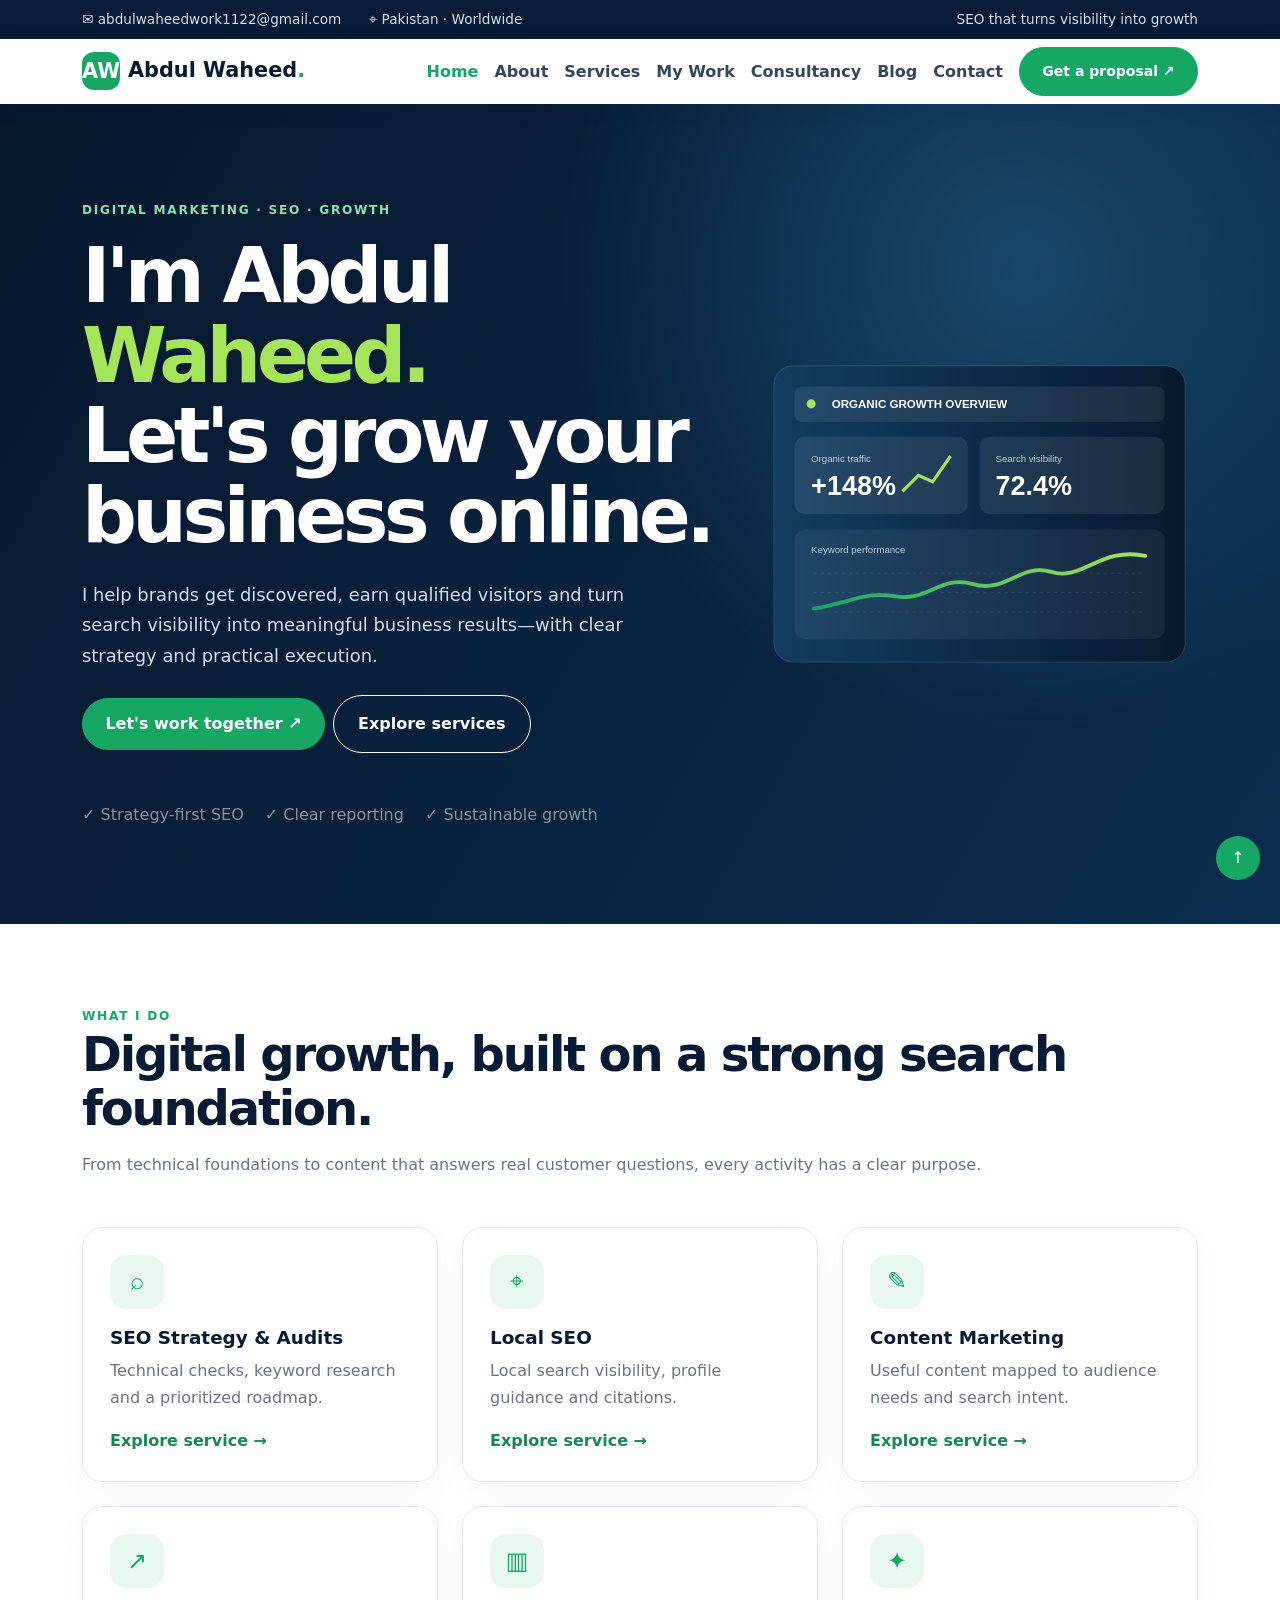
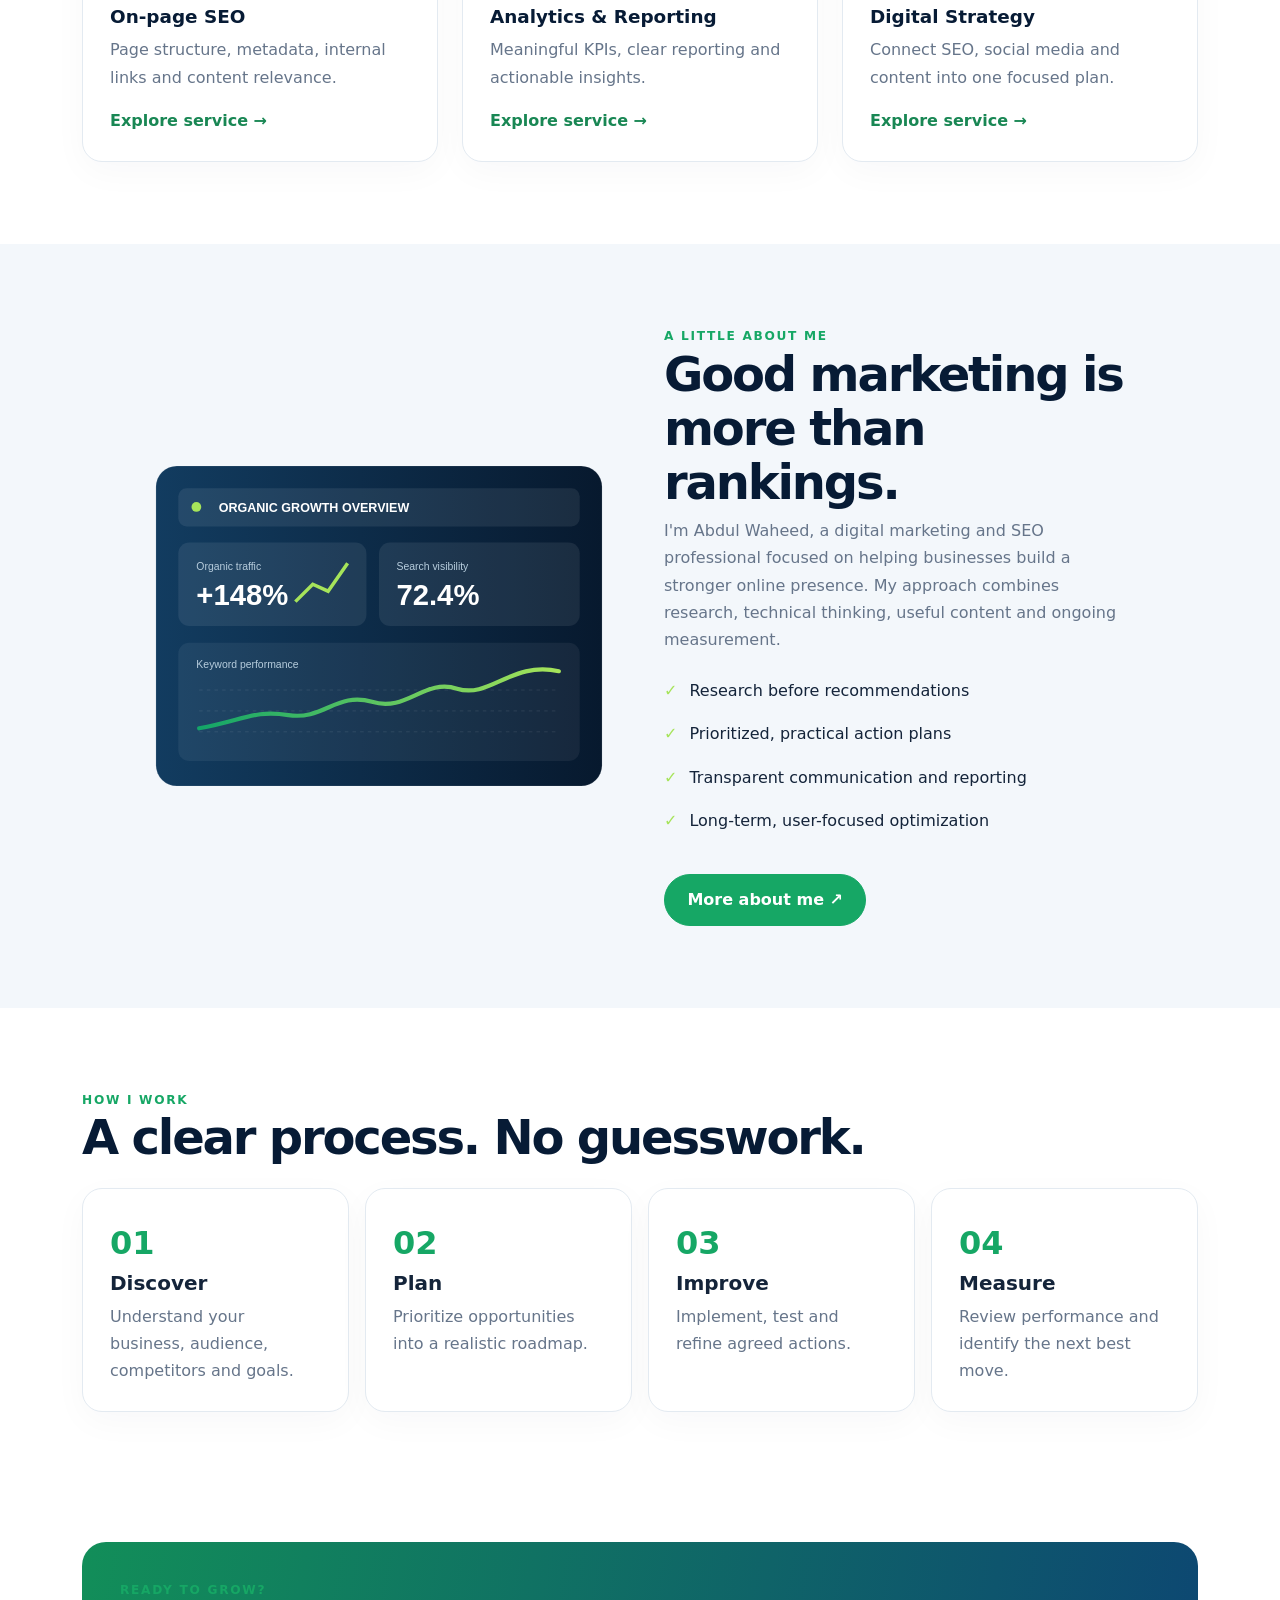
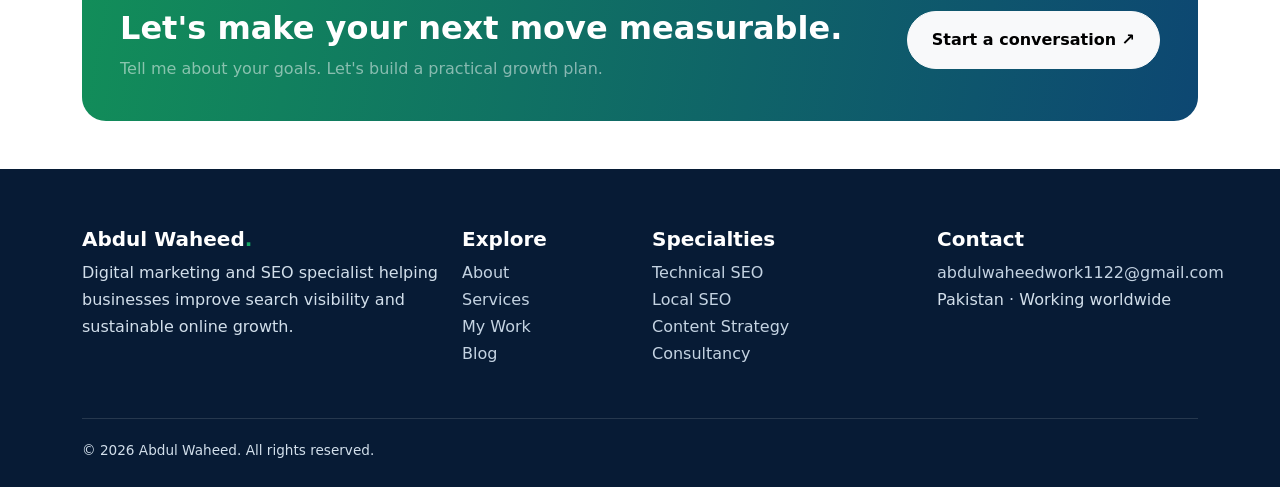
<file: index.html>
<!doctype html><html lang="en"><head><meta charset="utf-8"><meta name="viewport" content="width=device-width, initial-scale=1"><meta name="description" content="Abdul Waheed — Digital Marketing and SEO Expert."><meta name="theme-color" content="#071b35"><title>Home | Abdul Waheed</title><link rel="icon" href="assets/images/favicon.svg"><link rel="stylesheet" href="css/bootstrap.min.css"><link rel="stylesheet" href="css/style.css"></head><body><div class="topbar py-2"><div class="container d-flex justify-content-between"><span>✉ abdulwaheedwork1122@gmail.com　　⌖ Pakistan · Worldwide</span><span>SEO that turns visibility into growth</span></div></div><nav class="navbar navbar-expand-lg sticky-top"><div class="container"><a class="navbar-brand" href="index.html"><span class="brand-mark">AW</span>Abdul Waheed<span class="brand-dot">.</span></a><button class="navbar-toggler" data-bs-toggle="collapse" data-bs-target="#nav" aria-label="Toggle navigation"><span class="navbar-toggler-icon"></span></button><div class="collapse navbar-collapse" id="nav"><ul class="navbar-nav ms-auto align-items-lg-center"><li><a class="nav-link" href="index.html">Home</a></li><li><a class="nav-link" href="about.html">About</a></li><li><a class="nav-link" href="services.html">Services</a></li><li><a class="nav-link" href="portfolio.html">My Work</a></li><li><a class="nav-link" href="consultancy.html">Consultancy</a></li><li><a class="nav-link" href="blog.html">Blog</a></li><li><a class="nav-link" href="contact.html">Contact</a></li><li class="ms-lg-2"><a class="btn btn-brand btn-sm" href="contact.html">Get a proposal ↗</a></li></ul></div></div></nav><header class="hero py-5"><div class="container py-lg-5"><div class="row align-items-center g-5"><div class="col-lg-7"><div class="eyebrow mb-3">Digital marketing · SEO · Growth</div><h1>I'm Abdul <span>Waheed.</span><br>Let's grow your<br>business online.</h1><p class="hero-copy my-4">I help brands get discovered, earn qualified visitors and turn search visibility into meaningful business results—with clear strategy and practical execution.</p><a class="btn btn-brand me-2" href="contact.html">Let's work together ↗</a><a class="btn btn-outline-light rounded-pill px-4 py-3 fw-bold" href="services.html">Explore services</a><div class="mt-5 text-white-50">✓ Strategy-first SEO　 ✓ Clear reporting　 ✓ Sustainable growth</div></div><div class="col-lg-5"><img class="img-fluid" src="assets/images/seo-dashboard.svg" alt="Custom SEO analytics dashboard illustration"></div></div></div></header><section class="section"><div class="container"><div class="section-kicker">What I do</div><h2 class="section-title mb-3">Digital growth, built on a strong search foundation.</h2><p class="section-lead mb-5">From technical foundations to content that answers real customer questions, every activity has a clear purpose.</p><div class="row g-4"><div class="col-md-6 col-lg-4"><article class="service-card"><div class="icon-box">⌕</div><h3>SEO Strategy & Audits</h3><p class="muted">Technical checks, keyword research and a prioritized roadmap.</p><a class="text-success fw-bold" href="services.html">Explore service →</a></article></div><div class="col-md-6 col-lg-4"><article class="service-card"><div class="icon-box">⌖</div><h3>Local SEO</h3><p class="muted">Local search visibility, profile guidance and citations.</p><a class="text-success fw-bold" href="services.html">Explore service →</a></article></div><div class="col-md-6 col-lg-4"><article class="service-card"><div class="icon-box">✎</div><h3>Content Marketing</h3><p class="muted">Useful content mapped to audience needs and search intent.</p><a class="text-success fw-bold" href="services.html">Explore service →</a></article></div><div class="col-md-6 col-lg-4"><article class="service-card"><div class="icon-box">↗</div><h3>On-page SEO</h3><p class="muted">Page structure, metadata, internal links and content relevance.</p><a class="text-success fw-bold" href="services.html">Explore service →</a></article></div><div class="col-md-6 col-lg-4"><article class="service-card"><div class="icon-box">▥</div><h3>Analytics & Reporting</h3><p class="muted">Meaningful KPIs, clear reporting and actionable insights.</p><a class="text-success fw-bold" href="services.html">Explore service →</a></article></div><div class="col-md-6 col-lg-4"><article class="service-card"><div class="icon-box">✦</div><h3>Digital Strategy</h3><p class="muted">Connect SEO, social media and content into one focused plan.</p><a class="text-success fw-bold" href="services.html">Explore service →</a></article></div></div></div></section><section class="section section-soft"><div class="container row align-items-center g-5 mx-auto"><div class="col-lg-6"><img class="img-fluid" src="assets/images/seo-dashboard.svg" alt="Search performance analytics"></div><div class="col-lg-6"><div class="section-kicker">A little about me</div><h2 class="section-title">Good marketing is more than rankings.</h2><p class="muted">I'm Abdul Waheed, a digital marketing and SEO professional focused on helping businesses build a stronger online presence. My approach combines research, technical thinking, useful content and ongoing measurement.</p><ul class="feature-list"><li>Research before recommendations</li><li>Prioritized, practical action plans</li><li>Transparent communication and reporting</li><li>Long-term, user-focused optimization</li></ul><a class="btn btn-brand mt-3" href="about.html">More about me ↗</a></div></div></section><section class="section"><div class="container"><div class="section-kicker">How I work</div><h2 class="section-title mb-4">A clear process. No guesswork.</h2><div class="row g-3"><div class="col-md-6 col-lg-3"><div class="info-card"><div class="process-number">01</div><h3 class="h5 fw-bold">Discover</h3><p class="muted mb-0">Understand your business, audience, competitors and goals.</p></div></div><div class="col-md-6 col-lg-3"><div class="info-card"><div class="process-number">02</div><h3 class="h5 fw-bold">Plan</h3><p class="muted mb-0">Prioritize opportunities into a realistic roadmap.</p></div></div><div class="col-md-6 col-lg-3"><div class="info-card"><div class="process-number">03</div><h3 class="h5 fw-bold">Improve</h3><p class="muted mb-0">Implement, test and refine agreed actions.</p></div></div><div class="col-md-6 col-lg-3"><div class="info-card"><div class="process-number">04</div><h3 class="h5 fw-bold">Measure</h3><p class="muted mb-0">Review performance and identify the next best move.</p></div></div></div></div></section><section class="container my-5"><div class="cta-strip d-md-flex align-items-center justify-content-between"><div><div class="eyebrow mb-2">Ready to grow?</div><h2 class="fw-bold">Let's make your next move measurable.</h2><p class="mb-0 text-white-50">Tell me about your goals. Let's build a practical growth plan.</p></div><a class="btn btn-light rounded-pill fw-bold px-4 py-3 mt-3" href="contact.html">Start a conversation ↗</a></div></section><footer class="footer"><div class="container"><div class="row g-4"><div class="col-lg-4"><h5>Abdul Waheed<span class="brand-dot">.</span></h5><p>Digital marketing and SEO specialist helping businesses improve search visibility and sustainable online growth.</p></div><div class="col-6 col-lg-2"><h5>Explore</h5><p><a href="about.html">About</a><br><a href="services.html">Services</a><br><a href="portfolio.html">My Work</a><br><a href="blog.html">Blog</a></p></div><div class="col-6 col-lg-3"><h5>Specialties</h5><p><a href="services.html">Technical SEO</a><br><a href="services.html">Local SEO</a><br><a href="services.html">Content Strategy</a><br><a href="consultancy.html">Consultancy</a></p></div><div class="col-lg-3"><h5>Contact</h5><a href="mailto:abdulwaheedwork1122@gmail.com">abdulwaheedwork1122@gmail.com</a><p>Pakistan · Working worldwide</p></div></div><div class="footer-bottom">© <span data-year></span> Abdul Waheed. All rights reserved.　 </div></div></footer><button class="back-top" onclick="window.scrollTo({top:0,behavior:'smooth'})" aria-label="Back to top">↑</button><script src="js/bootstrap.bundle.min.js"></script><script src="js/script.js"></script></body></html>
</file>
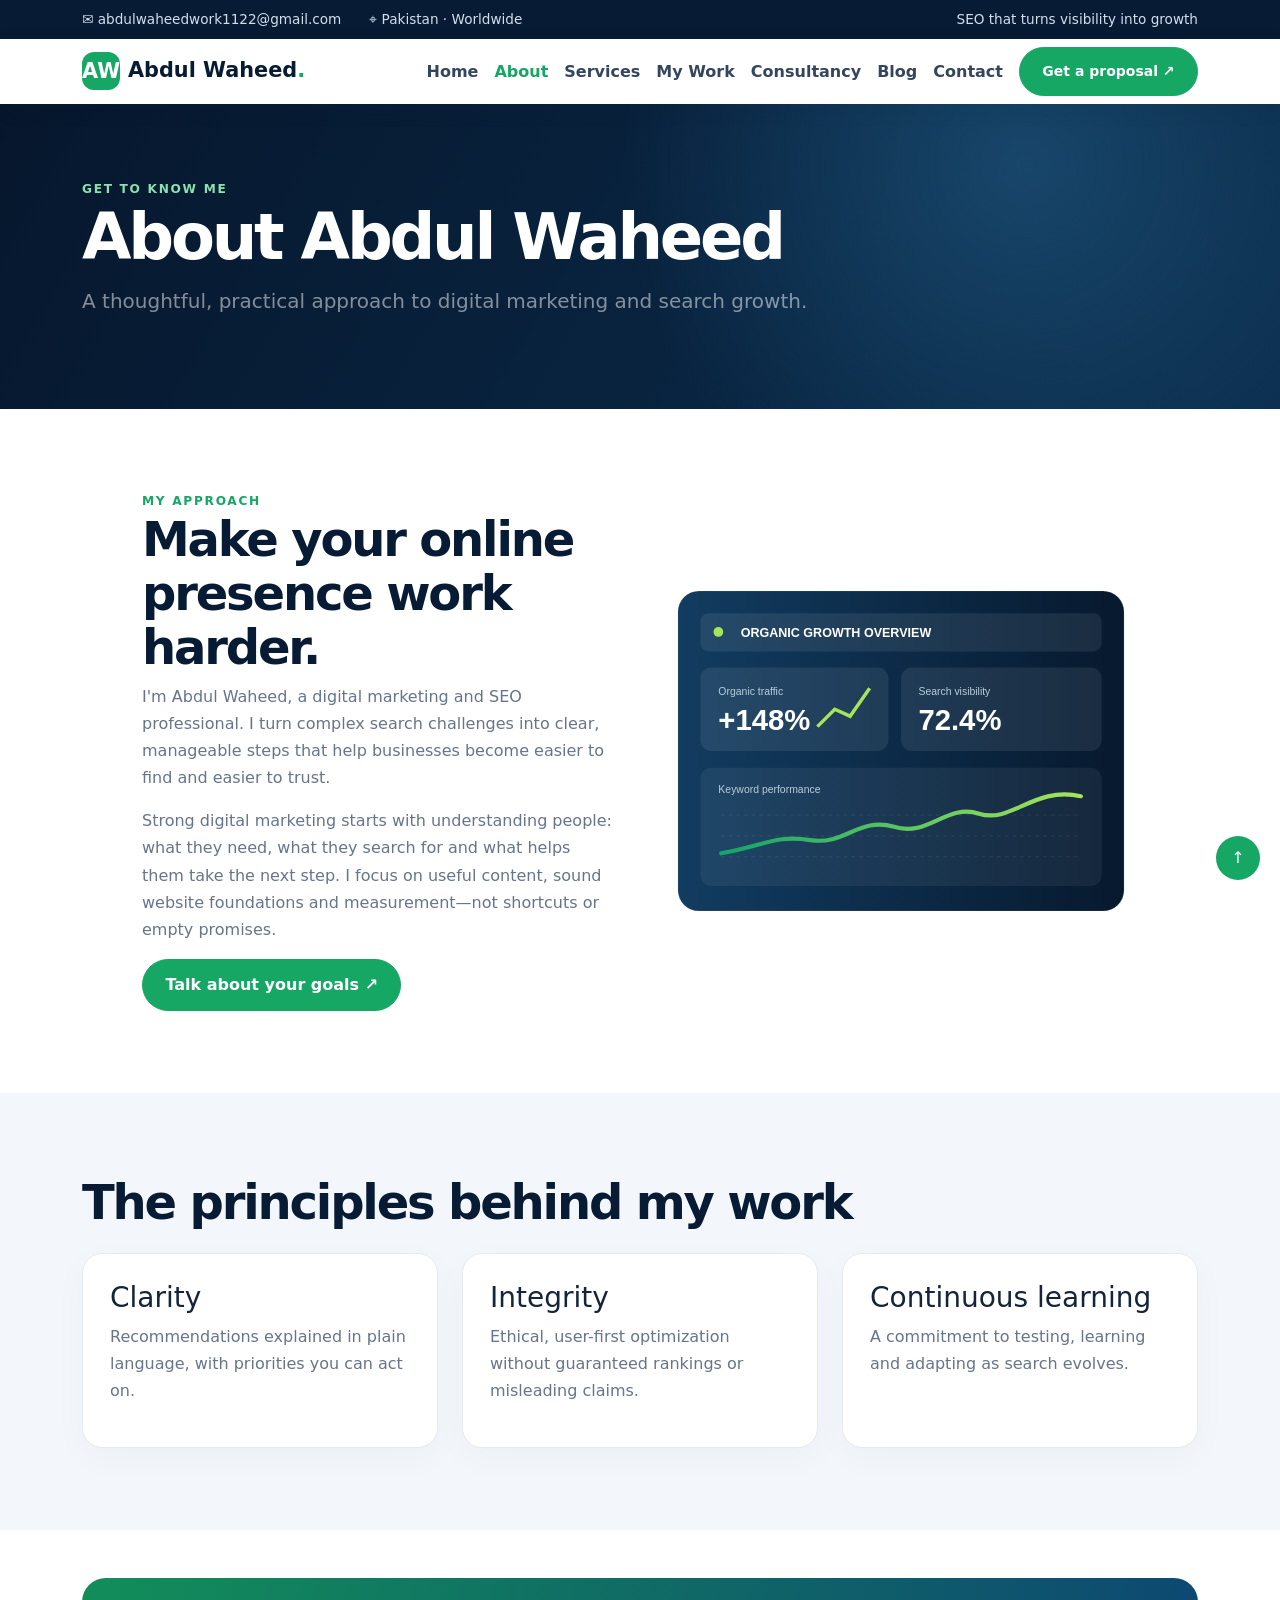
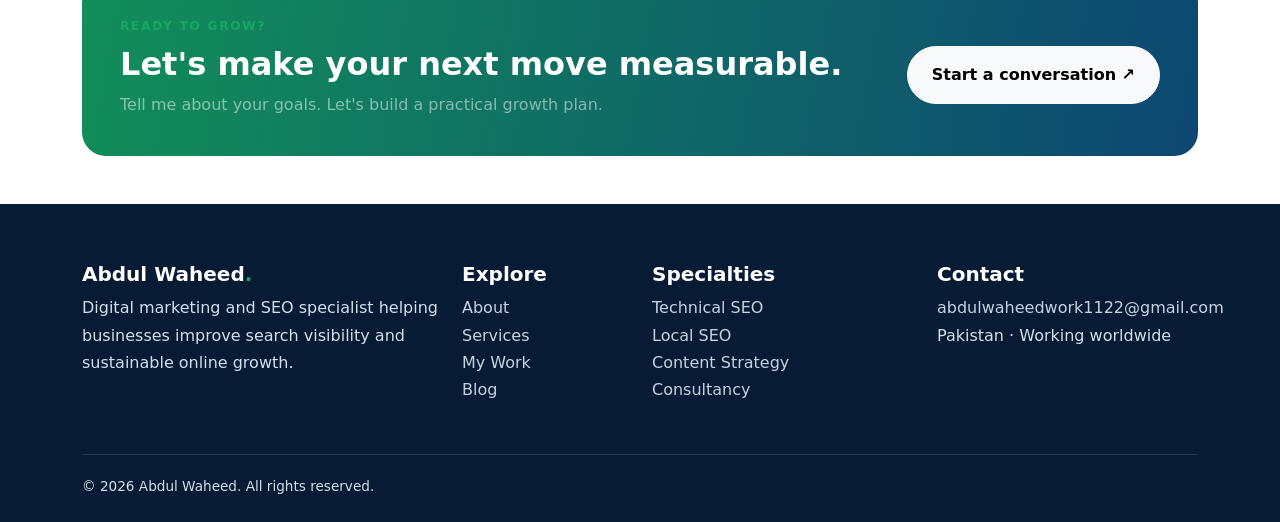
<file: about.html>
<!doctype html><html lang="en"><head><meta charset="utf-8"><meta name="viewport" content="width=device-width, initial-scale=1"><meta name="description" content="Digital marketing and SEO services by Abdul Waheed."><meta name="theme-color" content="#071b35"><title>About | Abdul Waheed</title><link rel="icon" href="assets/images/favicon.svg"><link rel="stylesheet" href="css/bootstrap.min.css"><link rel="stylesheet" href="css/style.css"></head><body><div class="topbar py-2"><div class="container d-flex justify-content-between"><span>✉ abdulwaheedwork1122@gmail.com　　⌖ Pakistan · Worldwide</span><span>SEO that turns visibility into growth</span></div></div><nav class="navbar navbar-expand-lg sticky-top"><div class="container"><a class="navbar-brand" href="index.html"><span class="brand-mark">AW</span>Abdul Waheed<span class="brand-dot">.</span></a><button class="navbar-toggler" data-bs-toggle="collapse" data-bs-target="#nav" aria-label="Toggle navigation"><span class="navbar-toggler-icon"></span></button><div class="collapse navbar-collapse" id="nav"><ul class="navbar-nav ms-auto align-items-lg-center"><li><a class="nav-link" href="index.html">Home</a></li><li><a class="nav-link" href="about.html">About</a></li><li><a class="nav-link" href="services.html">Services</a></li><li><a class="nav-link" href="portfolio.html">My Work</a></li><li><a class="nav-link" href="consultancy.html">Consultancy</a></li><li><a class="nav-link" href="blog.html">Blog</a></li><li><a class="nav-link" href="contact.html">Contact</a></li><li class="ms-lg-2"><a class="btn btn-brand btn-sm" href="contact.html">Get a proposal ↗</a></li></ul></div></div></nav><header class="page-hero"><div class="container"><div class="eyebrow">Get to know me</div><h1>About Abdul Waheed</h1><p class="lead text-white-50">A thoughtful, practical approach to digital marketing and search growth.</p></div></header><section class="section"><div class="container row align-items-center g-5 mx-auto"><div class="col-lg-6"><div class="section-kicker">My approach</div><h2 class="section-title">Make your online presence work harder.</h2><p class="muted">I'm Abdul Waheed, a digital marketing and SEO professional. I turn complex search challenges into clear, manageable steps that help businesses become easier to find and easier to trust.</p><p class="muted">Strong digital marketing starts with understanding people: what they need, what they search for and what helps them take the next step. I focus on useful content, sound website foundations and measurement—not shortcuts or empty promises.</p><a href="contact.html" class="btn btn-brand">Talk about your goals ↗</a></div><div class="col-lg-6"><img src="assets/images/seo-dashboard.svg" class="img-fluid" alt="Search analytics artwork"></div></div></section><section class="section section-soft"><div class="container"><h2 class="section-title mb-4">The principles behind my work</h2><div class="row g-4"><div class="col-md-4"><div class="info-card"><h3>Clarity</h3><p class="muted">Recommendations explained in plain language, with priorities you can act on.</p></div></div><div class="col-md-4"><div class="info-card"><h3>Integrity</h3><p class="muted">Ethical, user-first optimization without guaranteed rankings or misleading claims.</p></div></div><div class="col-md-4"><div class="info-card"><h3>Continuous learning</h3><p class="muted">A commitment to testing, learning and adapting as search evolves.</p></div></div></div></div></section><section class="container my-5"><div class="cta-strip d-md-flex align-items-center justify-content-between"><div><div class="eyebrow mb-2">Ready to grow?</div><h2 class="fw-bold">Let's make your next move measurable.</h2><p class="mb-0 text-white-50">Tell me about your goals. Let's build a practical growth plan.</p></div><a class="btn btn-light rounded-pill fw-bold px-4 py-3 mt-3" href="contact.html">Start a conversation ↗</a></div></section><footer class="footer"><div class="container"><div class="row g-4"><div class="col-lg-4"><h5>Abdul Waheed<span class="brand-dot">.</span></h5><p>Digital marketing and SEO specialist helping businesses improve search visibility and sustainable online growth.</p></div><div class="col-6 col-lg-2"><h5>Explore</h5><p><a href="about.html">About</a><br><a href="services.html">Services</a><br><a href="portfolio.html">My Work</a><br><a href="blog.html">Blog</a></p></div><div class="col-6 col-lg-3"><h5>Specialties</h5><p><a href="services.html">Technical SEO</a><br><a href="services.html">Local SEO</a><br><a href="services.html">Content Strategy</a><br><a href="consultancy.html">Consultancy</a></p></div><div class="col-lg-3"><h5>Contact</h5><a href="mailto:abdulwaheedwork1122@gmail.com">abdulwaheedwork1122@gmail.com</a><p>Pakistan · Working worldwide</p></div></div><div class="footer-bottom">© <span data-year></span> Abdul Waheed. All rights reserved.　 </div></div></footer><button class="back-top" onclick="window.scrollTo({top:0,behavior:'smooth'})" aria-label="Back to top">↑</button><script src="js/bootstrap.bundle.min.js"></script><script src="js/script.js"></script></body></html>
</file>
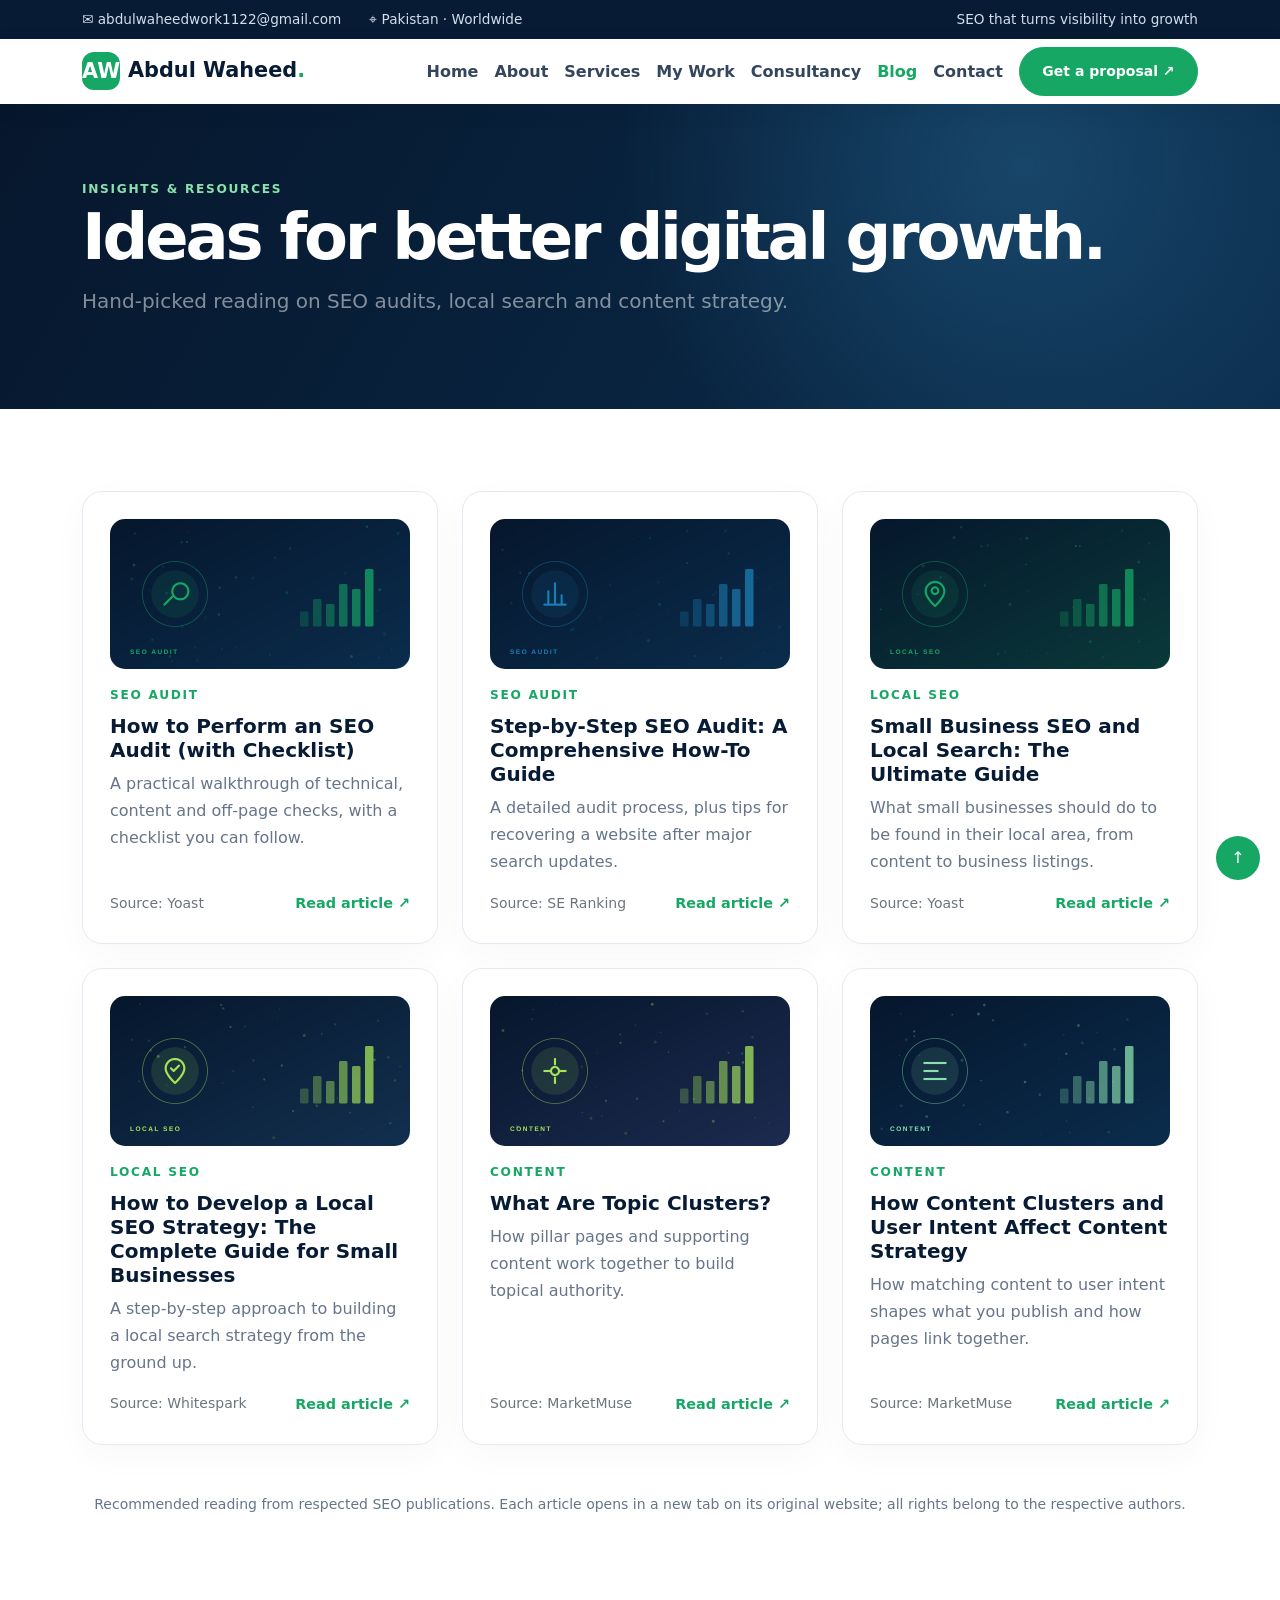
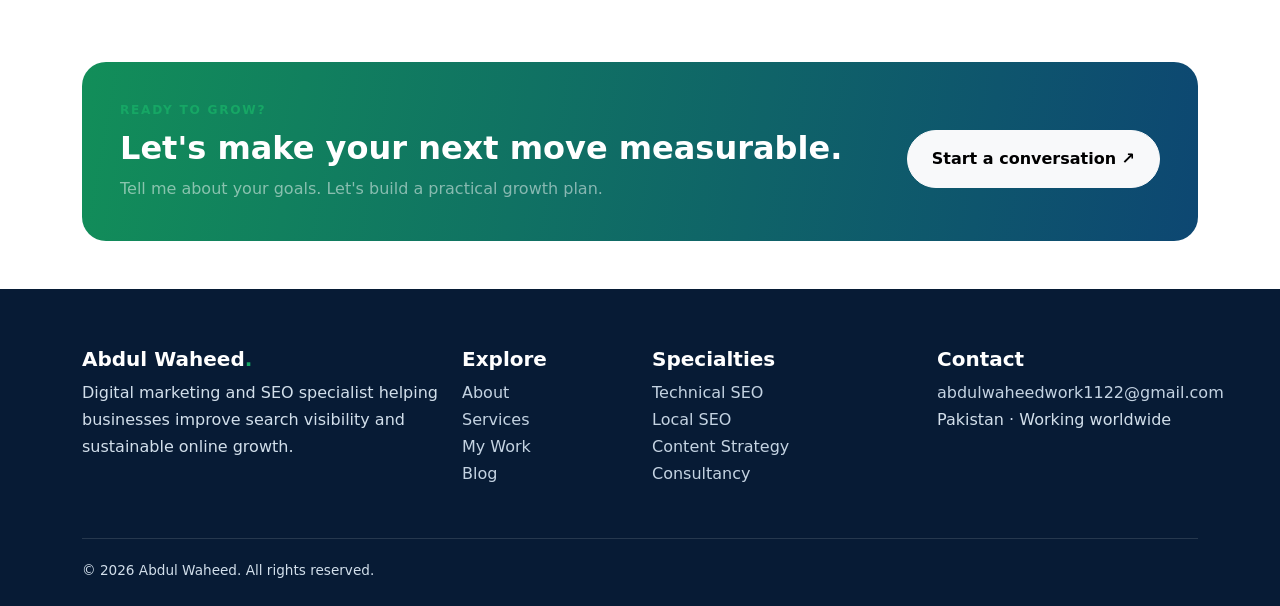
<file: blog.html>
<!doctype html><html lang="en"><head><meta charset="utf-8"><meta name="viewport" content="width=device-width, initial-scale=1"><meta name="description" content="Digital marketing and SEO services by Abdul Waheed."><meta name="theme-color" content="#071b35"><title>Blog | Abdul Waheed</title><link rel="icon" href="assets/images/favicon.svg"><link rel="stylesheet" href="css/bootstrap.min.css"><link rel="stylesheet" href="css/style.css"></head><body><div class="topbar py-2"><div class="container d-flex justify-content-between"><span>✉ abdulwaheedwork1122@gmail.com　　⌖ Pakistan · Worldwide</span><span>SEO that turns visibility into growth</span></div></div><nav class="navbar navbar-expand-lg sticky-top"><div class="container"><a class="navbar-brand" href="index.html"><span class="brand-mark">AW</span>Abdul Waheed<span class="brand-dot">.</span></a><button class="navbar-toggler" data-bs-toggle="collapse" data-bs-target="#nav" aria-label="Toggle navigation"><span class="navbar-toggler-icon"></span></button><div class="collapse navbar-collapse" id="nav"><ul class="navbar-nav ms-auto align-items-lg-center"><li><a class="nav-link" href="index.html">Home</a></li><li><a class="nav-link" href="about.html">About</a></li><li><a class="nav-link" href="services.html">Services</a></li><li><a class="nav-link" href="portfolio.html">My Work</a></li><li><a class="nav-link" href="consultancy.html">Consultancy</a></li><li><a class="nav-link" href="blog.html">Blog</a></li><li><a class="nav-link" href="contact.html">Contact</a></li><li class="ms-lg-2"><a class="btn btn-brand btn-sm" href="contact.html">Get a proposal ↗</a></li></ul></div></div></nav><header class="page-hero"><div class="container"><div class="eyebrow">Insights & resources</div><h1>Ideas for better digital growth.</h1><p class="lead text-white-50">Hand-picked reading on SEO audits, local search and content strategy.</p></div></header><section class="section"><div class="container"><div class="row g-4"><div class="col-md-6 col-lg-4"><article class="work-card blog-card"><a href="https://yoast.com/seo-audit/" target="_blank" rel="noopener noreferrer" class="blog-img"><img src="assets/images/blog-1.png" alt="How to Perform an SEO Audit (with Checklist)" loading="lazy"></a><div class="small-label mt-3">SEO AUDIT</div><h2 class="h5 fw-bold mt-2"><a href="https://yoast.com/seo-audit/" target="_blank" rel="noopener noreferrer" class="blog-title">How to Perform an SEO Audit (with Checklist)</a></h2><p class="muted">A practical walkthrough of technical, content and off-page checks, with a checklist you can follow.</p><div class="d-flex justify-content-between align-items-center mt-auto"><small class="text-muted">Source: Yoast</small><a href="https://yoast.com/seo-audit/" target="_blank" rel="noopener noreferrer" class="read-more">Read article ↗</a></div></article></div><div class="col-md-6 col-lg-4"><article class="work-card blog-card"><a href="https://seranking.com/blog/how-to-do-seo-audit/" target="_blank" rel="noopener noreferrer" class="blog-img"><img src="assets/images/blog-2.png" alt="Step-by-Step SEO Audit: A Comprehensive How-To Guide" loading="lazy"></a><div class="small-label mt-3">SEO AUDIT</div><h2 class="h5 fw-bold mt-2"><a href="https://seranking.com/blog/how-to-do-seo-audit/" target="_blank" rel="noopener noreferrer" class="blog-title">Step-by-Step SEO Audit: A Comprehensive How-To Guide</a></h2><p class="muted">A detailed audit process, plus tips for recovering a website after major search updates.</p><div class="d-flex justify-content-between align-items-center mt-auto"><small class="text-muted">Source: SE Ranking</small><a href="https://seranking.com/blog/how-to-do-seo-audit/" target="_blank" rel="noopener noreferrer" class="read-more">Read article ↗</a></div></article></div><div class="col-md-6 col-lg-4"><article class="work-card blog-card"><a href="https://yoast.com/ultimate-guide-to-small-business-seo/" target="_blank" rel="noopener noreferrer" class="blog-img"><img src="assets/images/blog-3.png" alt="Small Business SEO and Local Search: The Ultimate Guide" loading="lazy"></a><div class="small-label mt-3">LOCAL SEO</div><h2 class="h5 fw-bold mt-2"><a href="https://yoast.com/ultimate-guide-to-small-business-seo/" target="_blank" rel="noopener noreferrer" class="blog-title">Small Business SEO and Local Search: The Ultimate Guide</a></h2><p class="muted">What small businesses should do to be found in their local area, from content to business listings.</p><div class="d-flex justify-content-between align-items-center mt-auto"><small class="text-muted">Source: Yoast</small><a href="https://yoast.com/ultimate-guide-to-small-business-seo/" target="_blank" rel="noopener noreferrer" class="read-more">Read article ↗</a></div></article></div><div class="col-md-6 col-lg-4"><article class="work-card blog-card"><a href="https://whitespark.ca/guides/how-to-develop-a-local-seo-strategy-the-complete-guide-for-small-businesses/" target="_blank" rel="noopener noreferrer" class="blog-img"><img src="assets/images/blog-4.png" alt="How to Develop a Local SEO Strategy: The Complete Guide for Small Businesses" loading="lazy"></a><div class="small-label mt-3">LOCAL SEO</div><h2 class="h5 fw-bold mt-2"><a href="https://whitespark.ca/guides/how-to-develop-a-local-seo-strategy-the-complete-guide-for-small-businesses/" target="_blank" rel="noopener noreferrer" class="blog-title">How to Develop a Local SEO Strategy: The Complete Guide for Small Businesses</a></h2><p class="muted">A step-by-step approach to building a local search strategy from the ground up.</p><div class="d-flex justify-content-between align-items-center mt-auto"><small class="text-muted">Source: Whitespark</small><a href="https://whitespark.ca/guides/how-to-develop-a-local-seo-strategy-the-complete-guide-for-small-businesses/" target="_blank" rel="noopener noreferrer" class="read-more">Read article ↗</a></div></article></div><div class="col-md-6 col-lg-4"><article class="work-card blog-card"><a href="https://blog.marketmuse.com/what-are-topic-clusters/" target="_blank" rel="noopener noreferrer" class="blog-img"><img src="assets/images/blog-5.png" alt="What Are Topic Clusters?" loading="lazy"></a><div class="small-label mt-3">CONTENT</div><h2 class="h5 fw-bold mt-2"><a href="https://blog.marketmuse.com/what-are-topic-clusters/" target="_blank" rel="noopener noreferrer" class="blog-title">What Are Topic Clusters?</a></h2><p class="muted">How pillar pages and supporting content work together to build topical authority.</p><div class="d-flex justify-content-between align-items-center mt-auto"><small class="text-muted">Source: MarketMuse</small><a href="https://blog.marketmuse.com/what-are-topic-clusters/" target="_blank" rel="noopener noreferrer" class="read-more">Read article ↗</a></div></article></div><div class="col-md-6 col-lg-4"><article class="work-card blog-card"><a href="https://blog.marketmuse.com/how-content-clusters-user-intent-affect-content-strategy/" target="_blank" rel="noopener noreferrer" class="blog-img"><img src="assets/images/blog-6.png" alt="How Content Clusters and User Intent Affect Content Strategy" loading="lazy"></a><div class="small-label mt-3">CONTENT</div><h2 class="h5 fw-bold mt-2"><a href="https://blog.marketmuse.com/how-content-clusters-user-intent-affect-content-strategy/" target="_blank" rel="noopener noreferrer" class="blog-title">How Content Clusters and User Intent Affect Content Strategy</a></h2><p class="muted">How matching content to user intent shapes what you publish and how pages link together.</p><div class="d-flex justify-content-between align-items-center mt-auto"><small class="text-muted">Source: MarketMuse</small><a href="https://blog.marketmuse.com/how-content-clusters-user-intent-affect-content-strategy/" target="_blank" rel="noopener noreferrer" class="read-more">Read article ↗</a></div></article></div></div><p class="muted text-center mt-5 small">Recommended reading from respected SEO publications. Each article opens in a new tab on its original website; all rights belong to the respective authors.</p></div></section>
<section class="container my-5"><div class="cta-strip d-md-flex align-items-center justify-content-between"><div><div class="eyebrow mb-2">Ready to grow?</div><h2 class="fw-bold">Let's make your next move measurable.</h2><p class="mb-0 text-white-50">Tell me about your goals. Let's build a practical growth plan.</p></div><a class="btn btn-light rounded-pill fw-bold px-4 py-3 mt-3" href="contact.html">Start a conversation ↗</a></div></section><footer class="footer"><div class="container"><div class="row g-4"><div class="col-lg-4"><h5>Abdul Waheed<span class="brand-dot">.</span></h5><p>Digital marketing and SEO specialist helping businesses improve search visibility and sustainable online growth.</p></div><div class="col-6 col-lg-2"><h5>Explore</h5><p><a href="about.html">About</a><br><a href="services.html">Services</a><br><a href="portfolio.html">My Work</a><br><a href="blog.html">Blog</a></p></div><div class="col-6 col-lg-3"><h5>Specialties</h5><p><a href="services.html">Technical SEO</a><br><a href="services.html">Local SEO</a><br><a href="services.html">Content Strategy</a><br><a href="consultancy.html">Consultancy</a></p></div><div class="col-lg-3"><h5>Contact</h5><a href="mailto:abdulwaheedwork1122@gmail.com">abdulwaheedwork1122@gmail.com</a><p>Pakistan · Working worldwide</p></div></div><div class="footer-bottom">© <span data-year></span> Abdul Waheed. All rights reserved.　 </div></div></footer><button class="back-top" onclick="window.scrollTo({top:0,behavior:'smooth'})" aria-label="Back to top">↑</button><script src="js/bootstrap.bundle.min.js"></script><script src="js/script.js"></script></body></html>
</file>
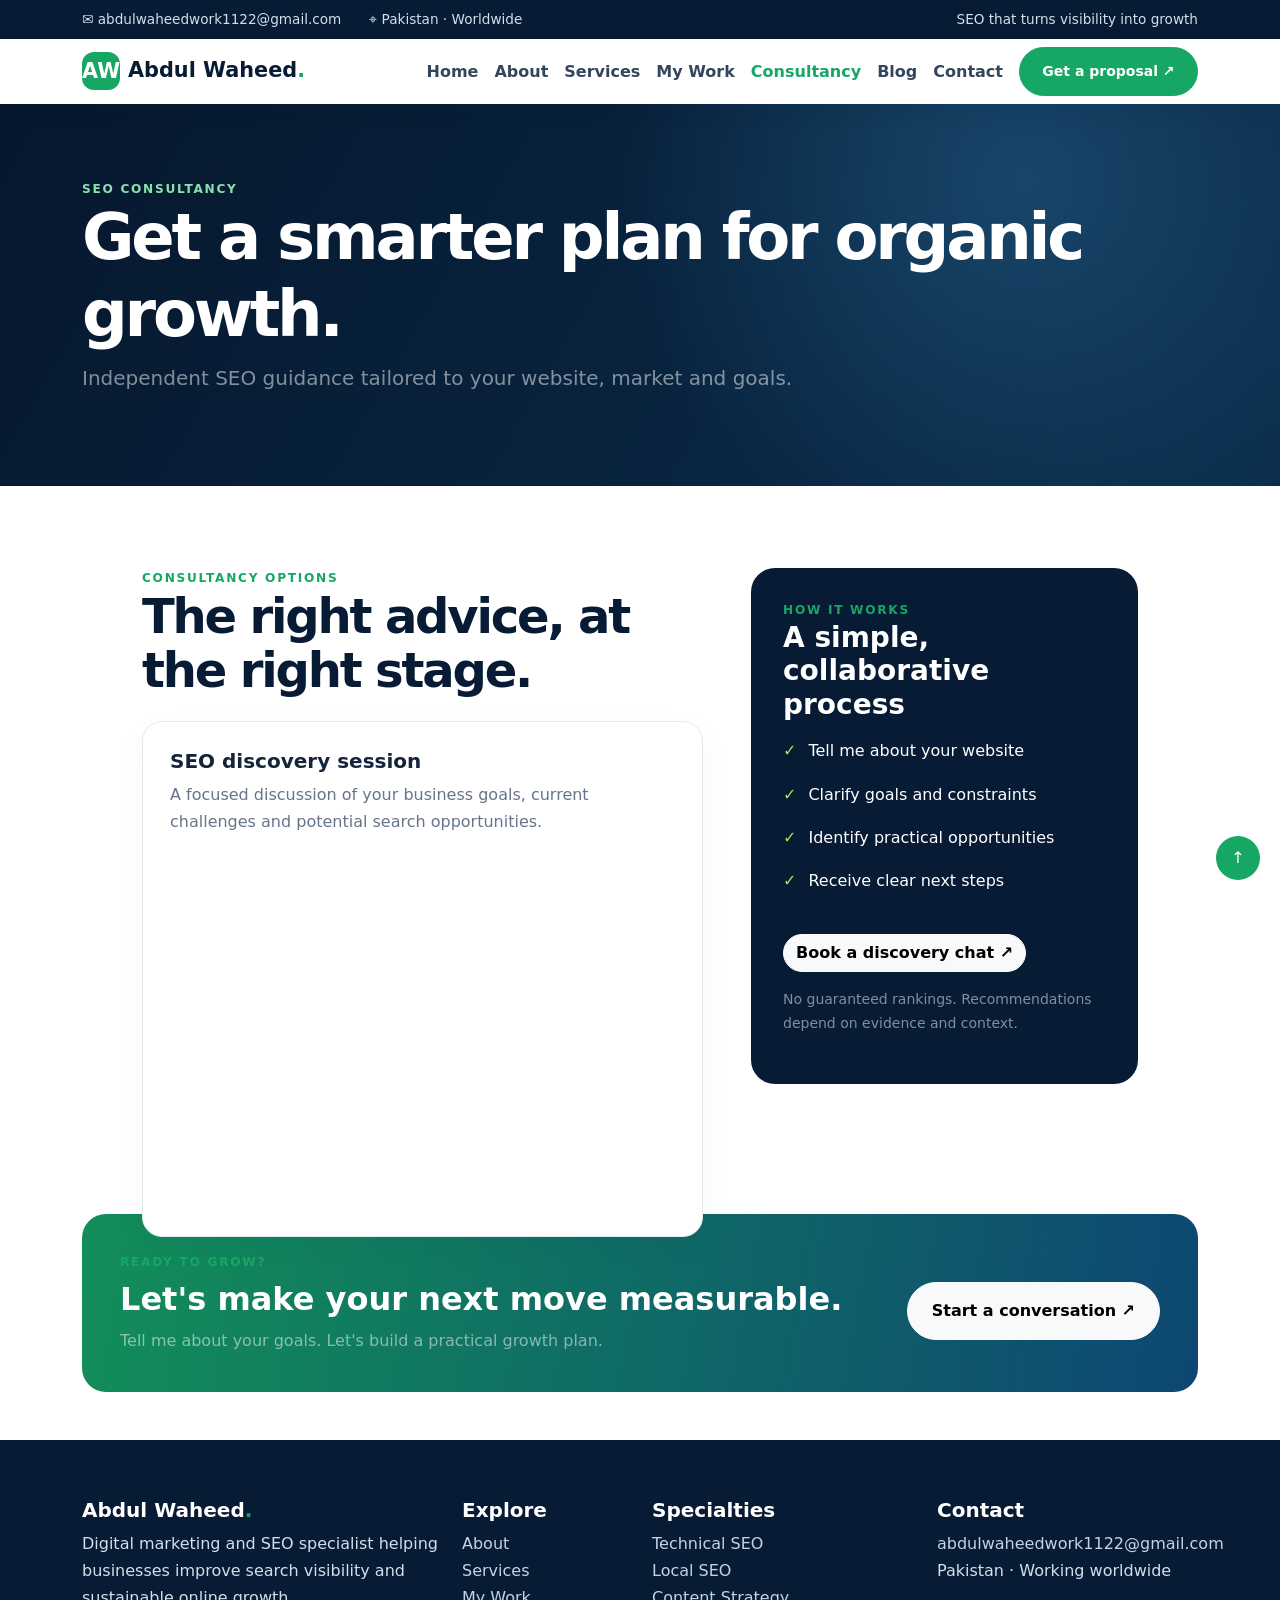
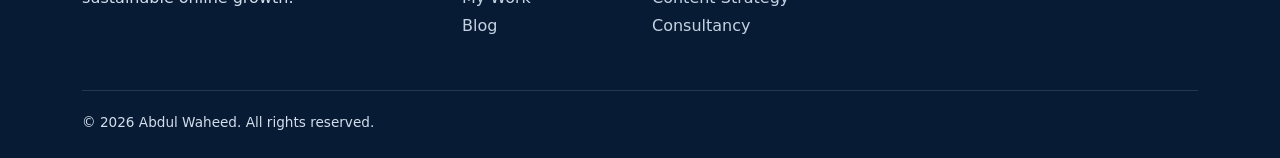
<file: consultancy.html>
<!doctype html><html lang="en"><head><meta charset="utf-8"><meta name="viewport" content="width=device-width, initial-scale=1"><meta name="description" content="Digital marketing and SEO services by Abdul Waheed."><meta name="theme-color" content="#071b35"><title>SEO Consultancy | Abdul Waheed</title><link rel="icon" href="assets/images/favicon.svg"><link rel="stylesheet" href="css/bootstrap.min.css"><link rel="stylesheet" href="css/style.css"></head><body><div class="topbar py-2"><div class="container d-flex justify-content-between"><span>✉ abdulwaheedwork1122@gmail.com　　⌖ Pakistan · Worldwide</span><span>SEO that turns visibility into growth</span></div></div><nav class="navbar navbar-expand-lg sticky-top"><div class="container"><a class="navbar-brand" href="index.html"><span class="brand-mark">AW</span>Abdul Waheed<span class="brand-dot">.</span></a><button class="navbar-toggler" data-bs-toggle="collapse" data-bs-target="#nav" aria-label="Toggle navigation"><span class="navbar-toggler-icon"></span></button><div class="collapse navbar-collapse" id="nav"><ul class="navbar-nav ms-auto align-items-lg-center"><li><a class="nav-link" href="index.html">Home</a></li><li><a class="nav-link" href="about.html">About</a></li><li><a class="nav-link" href="services.html">Services</a></li><li><a class="nav-link" href="portfolio.html">My Work</a></li><li><a class="nav-link" href="consultancy.html">Consultancy</a></li><li><a class="nav-link" href="blog.html">Blog</a></li><li><a class="nav-link" href="contact.html">Contact</a></li><li class="ms-lg-2"><a class="btn btn-brand btn-sm" href="contact.html">Get a proposal ↗</a></li></ul></div></div></nav><header class="page-hero"><div class="container"><div class="eyebrow">SEO consultancy</div><h1>Get a smarter plan for organic growth.</h1><p class="lead text-white-50">Independent SEO guidance tailored to your website, market and goals.</p></div></header><section class="section"><div class="container row g-5 mx-auto"><div class="col-lg-7"><div class="section-kicker">Consultancy options</div><h2 class="section-title mb-4">The right advice, at the right stage.</h2><div class="info-card mb-3"><h3 class="h5 fw-bold">SEO discovery session</h3><p class="muted mb-0">A focused discussion of your business goals, current challenges and potential search opportunities.</p></div><div style="display: none;" class="info-card mb-3"><h3 class="h5 fw-bold">Website SEO review</h3><p class="muted mb-0">A structured review of technical, on-page and content signals, with clear priorities.</p></div><div style="display: none;" class="info-card mb-3" ><h3 class="h5 fw-bold">Growth roadmap</h3><p class="muted mb-0">A practical action plan connecting keyword opportunities, content, website improvements and measurement.</p></div></div><div class="col-lg-5"><div class="contact-panel"><div class="eyebrow">How it works</div><h2 class="h3 fw-bold">A simple, collaborative process</h2><ul class="feature-list"><li>Tell me about your website</li><li>Clarify goals and constraints</li><li>Identify practical opportunities</li><li>Receive clear next steps</li></ul><a href="contact.html" class="btn btn-light rounded-pill fw-bold mt-3">Book a discovery chat ↗</a><p class="small text-white-50 mt-3">No guaranteed rankings. Recommendations depend on evidence and context.</p></div></div></div></section><section class="container my-5"><div class="cta-strip d-md-flex align-items-center justify-content-between"><div><div class="eyebrow mb-2">Ready to grow?</div><h2 class="fw-bold">Let's make your next move measurable.</h2><p class="mb-0 text-white-50">Tell me about your goals. Let's build a practical growth plan.</p></div><a class="btn btn-light rounded-pill fw-bold px-4 py-3 mt-3" href="contact.html">Start a conversation ↗</a></div></section><footer class="footer"><div class="container"><div class="row g-4"><div class="col-lg-4"><h5>Abdul Waheed<span class="brand-dot">.</span></h5><p>Digital marketing and SEO specialist helping businesses improve search visibility and sustainable online growth.</p></div><div class="col-6 col-lg-2"><h5>Explore</h5><p><a href="about.html">About</a><br><a href="services.html">Services</a><br><a href="portfolio.html">My Work</a><br><a href="blog.html">Blog</a></p></div><div class="col-6 col-lg-3"><h5>Specialties</h5><p><a href="services.html">Technical SEO</a><br><a href="services.html">Local SEO</a><br><a href="services.html">Content Strategy</a><br><a href="consultancy.html">Consultancy</a></p></div><div class="col-lg-3"><h5>Contact</h5><a href="mailto:abdulwaheedwork1122@gmail.com">abdulwaheedwork1122@gmail.com</a><p>Pakistan · Working worldwide</p></div></div><div class="footer-bottom">© <span data-year></span> Abdul Waheed. All rights reserved.　 </div></div></footer><button class="back-top" onclick="window.scrollTo({top:0,behavior:'smooth'})" aria-label="Back to top">↑</button><script src="js/bootstrap.bundle.min.js"></script><script src="js/script.js"></script></body></html>
</file>
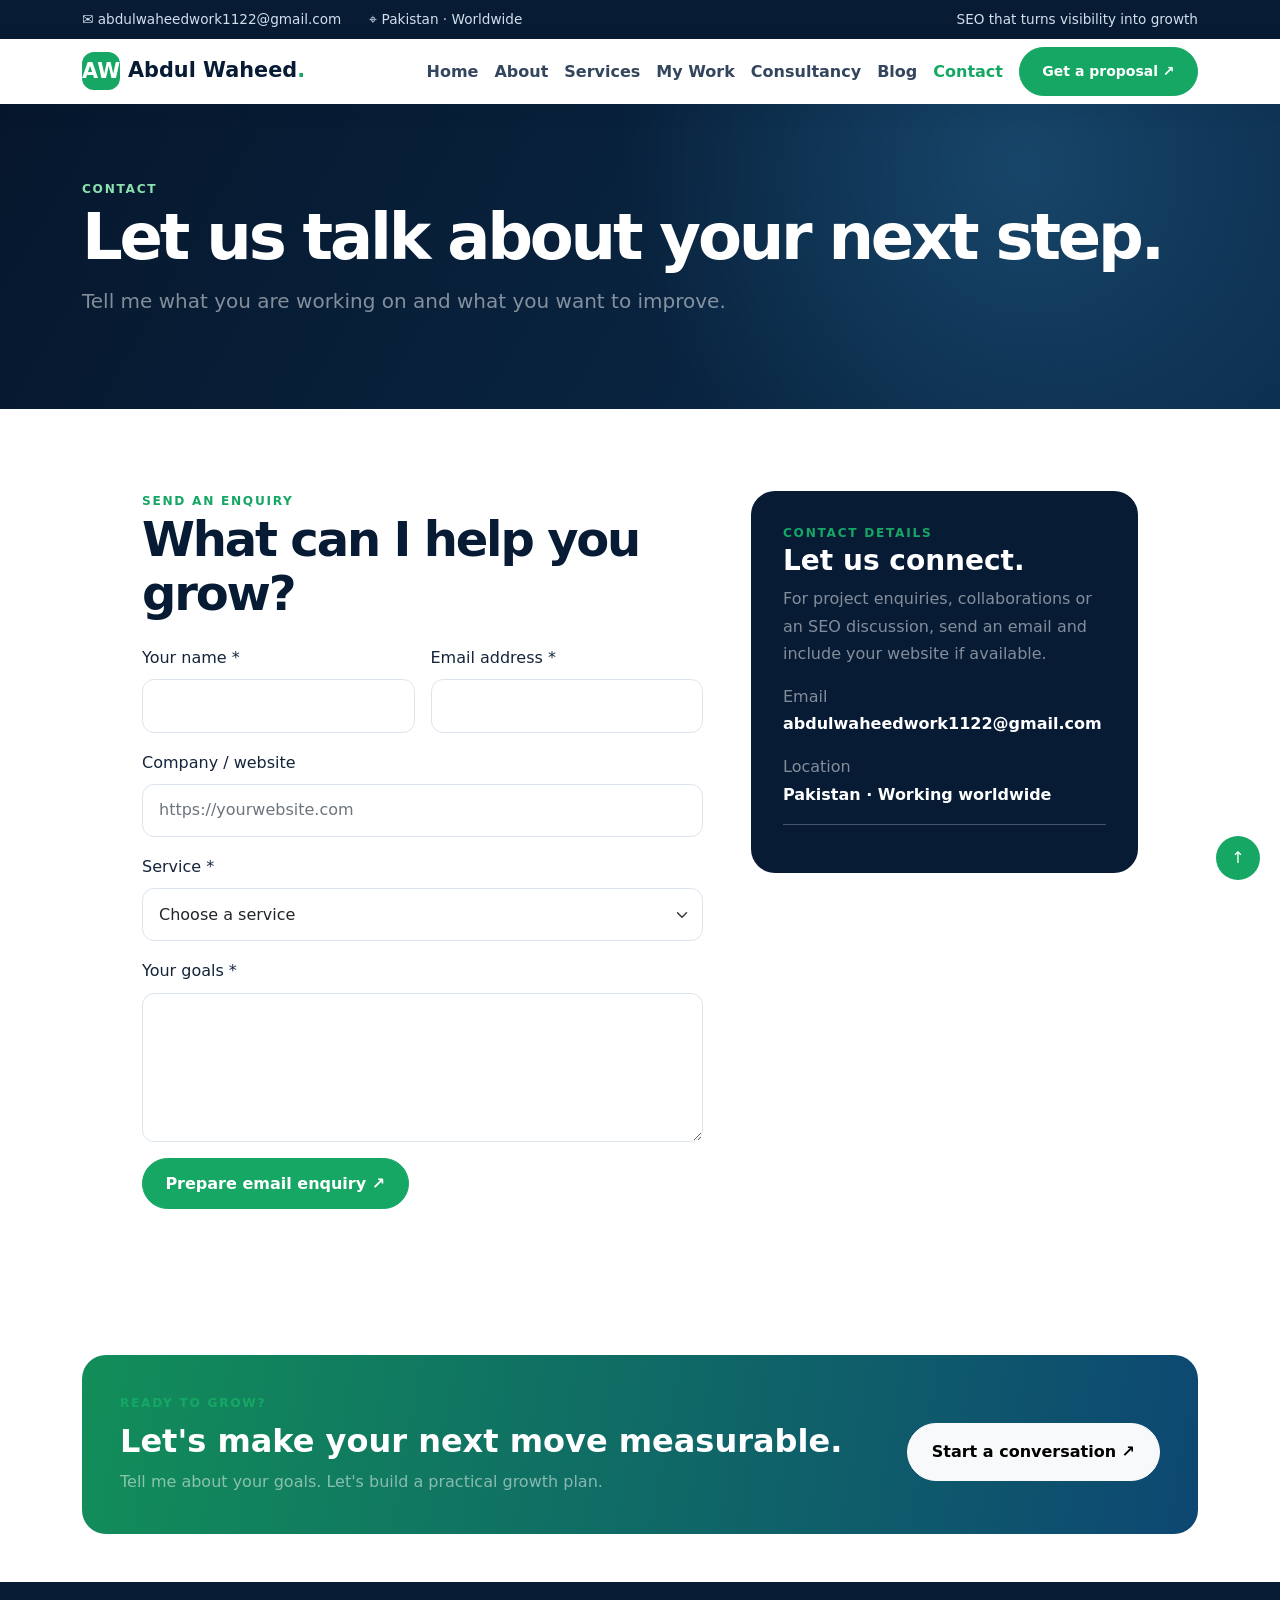
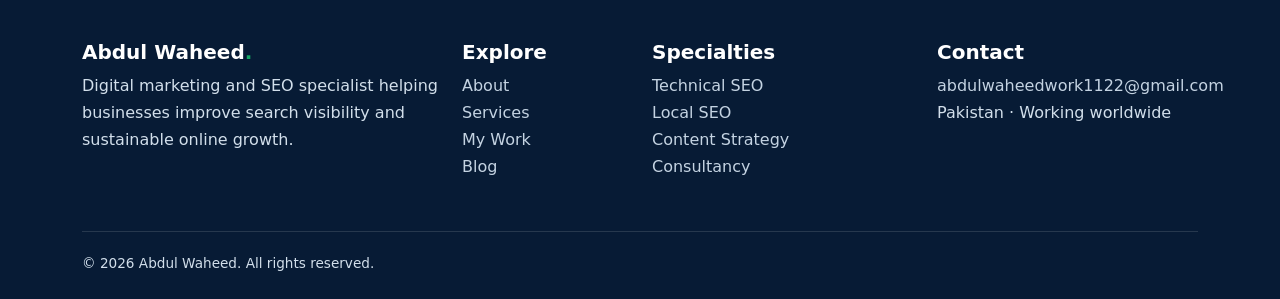
<file: contact.html>
<!doctype html><html lang="en"><head><meta charset="utf-8"><meta name="viewport" content="width=device-width, initial-scale=1"><meta name="description" content="Digital marketing and SEO services by Abdul Waheed."><meta name="theme-color" content="#071b35"><title>Contact | Abdul Waheed</title><link rel="icon" href="assets/images/favicon.svg"><link rel="stylesheet" href="css/bootstrap.min.css"><link rel="stylesheet" href="css/style.css"></head><body><div class="topbar py-2"><div class="container d-flex justify-content-between"><span>✉ abdulwaheedwork1122@gmail.com　　⌖ Pakistan · Worldwide</span><span>SEO that turns visibility into growth</span></div></div><nav class="navbar navbar-expand-lg sticky-top"><div class="container"><a class="navbar-brand" href="index.html"><span class="brand-mark">AW</span>Abdul Waheed<span class="brand-dot">.</span></a><button class="navbar-toggler" data-bs-toggle="collapse" data-bs-target="#nav" aria-label="Toggle navigation"><span class="navbar-toggler-icon"></span></button><div class="collapse navbar-collapse" id="nav"><ul class="navbar-nav ms-auto align-items-lg-center"><li><a class="nav-link" href="index.html">Home</a></li><li><a class="nav-link" href="about.html">About</a></li><li><a class="nav-link" href="services.html">Services</a></li><li><a class="nav-link" href="portfolio.html">My Work</a></li><li><a class="nav-link" href="consultancy.html">Consultancy</a></li><li><a class="nav-link" href="blog.html">Blog</a></li><li><a class="nav-link" href="contact.html">Contact</a></li><li class="ms-lg-2"><a class="btn btn-brand btn-sm" href="contact.html">Get a proposal ↗</a></li></ul></div></div></nav><header class="page-hero"><div class="container"><div class="eyebrow">Contact</div><h1>Let us talk about your next step.</h1><p class="lead text-white-50">Tell me what you are working on and what you want to improve.</p></div></header><section class="section"><div class="container row g-5 mx-auto"><div class="col-lg-7"><div class="section-kicker">Send an enquiry</div><h2 class="section-title mb-4">What can I help you grow?</h2><form id="contactForm"><div class="row g-3"><div class="col-md-6"><label class="form-label">Your name *</label><input class="form-control" name="name" required></div><div class="col-md-6"><label class="form-label">Email address *</label><input class="form-control" name="email" type="email" required></div><div class="col-12"><label class="form-label">Company / website</label><input class="form-control" name="website" placeholder="https://yourwebsite.com"></div><div class="col-12"><label class="form-label">Service *</label><select class="form-select" name="service" required><option value="">Choose a service</option><option>SEO audit & strategy</option><option>Local SEO</option><option>Technical / on-page SEO</option><option>Content marketing</option><option>Digital consultancy</option><option>Other</option></select></div><div class="col-12"><label class="form-label">Your goals *</label><textarea class="form-control" name="message" rows="5" required></textarea></div><div class="col-12"><button class="btn btn-brand">Prepare email enquiry ↗</button><p id="formNote" class="small muted mt-3"></p></div></div></form></div><div class="col-lg-5"><div class="contact-panel"><div class="eyebrow">Contact details</div><h2 class="h3 fw-bold">Let us connect.</h2><p class="text-white-50">For project enquiries, collaborations or an SEO discussion, send an email and include your website if available.</p><p><span class="text-white-50">Email</span><br><a class="text-white fw-bold" href="mailto:abdulwaheedwork1122@gmail.com">abdulwaheedwork1122@gmail.com</a></p><p><span class="text-white-50">Location</span><br><b>Pakistan · Working worldwide</b></p><hr><small class="text-white-50"></small></div></div></div></section><section class="container my-5"><div class="cta-strip d-md-flex align-items-center justify-content-between"><div><div class="eyebrow mb-2">Ready to grow?</div><h2 class="fw-bold">Let's make your next move measurable.</h2><p class="mb-0 text-white-50">Tell me about your goals. Let's build a practical growth plan.</p></div><a class="btn btn-light rounded-pill fw-bold px-4 py-3 mt-3" href="contact.html">Start a conversation ↗</a></div></section><footer class="footer"><div class="container"><div class="row g-4"><div class="col-lg-4"><h5>Abdul Waheed<span class="brand-dot">.</span></h5><p>Digital marketing and SEO specialist helping businesses improve search visibility and sustainable online growth.</p></div><div class="col-6 col-lg-2"><h5>Explore</h5><p><a href="about.html">About</a><br><a href="services.html">Services</a><br><a href="portfolio.html">My Work</a><br><a href="blog.html">Blog</a></p></div><div class="col-6 col-lg-3"><h5>Specialties</h5><p><a href="services.html">Technical SEO</a><br><a href="services.html">Local SEO</a><br><a href="services.html">Content Strategy</a><br><a href="consultancy.html">Consultancy</a></p></div><div class="col-lg-3"><h5>Contact</h5><a href="mailto:abdulwaheedwork1122@gmail.com">abdulwaheedwork1122@gmail.com</a><p>Pakistan · Working worldwide</p></div></div><div class="footer-bottom">© <span data-year></span> Abdul Waheed. All rights reserved.　 </div></div></footer><button class="back-top" onclick="window.scrollTo({top:0,behavior:'smooth'})" aria-label="Back to top">↑</button><script src="js/bootstrap.bundle.min.js"></script><script src="js/script.js"></script></body></html>
</file>
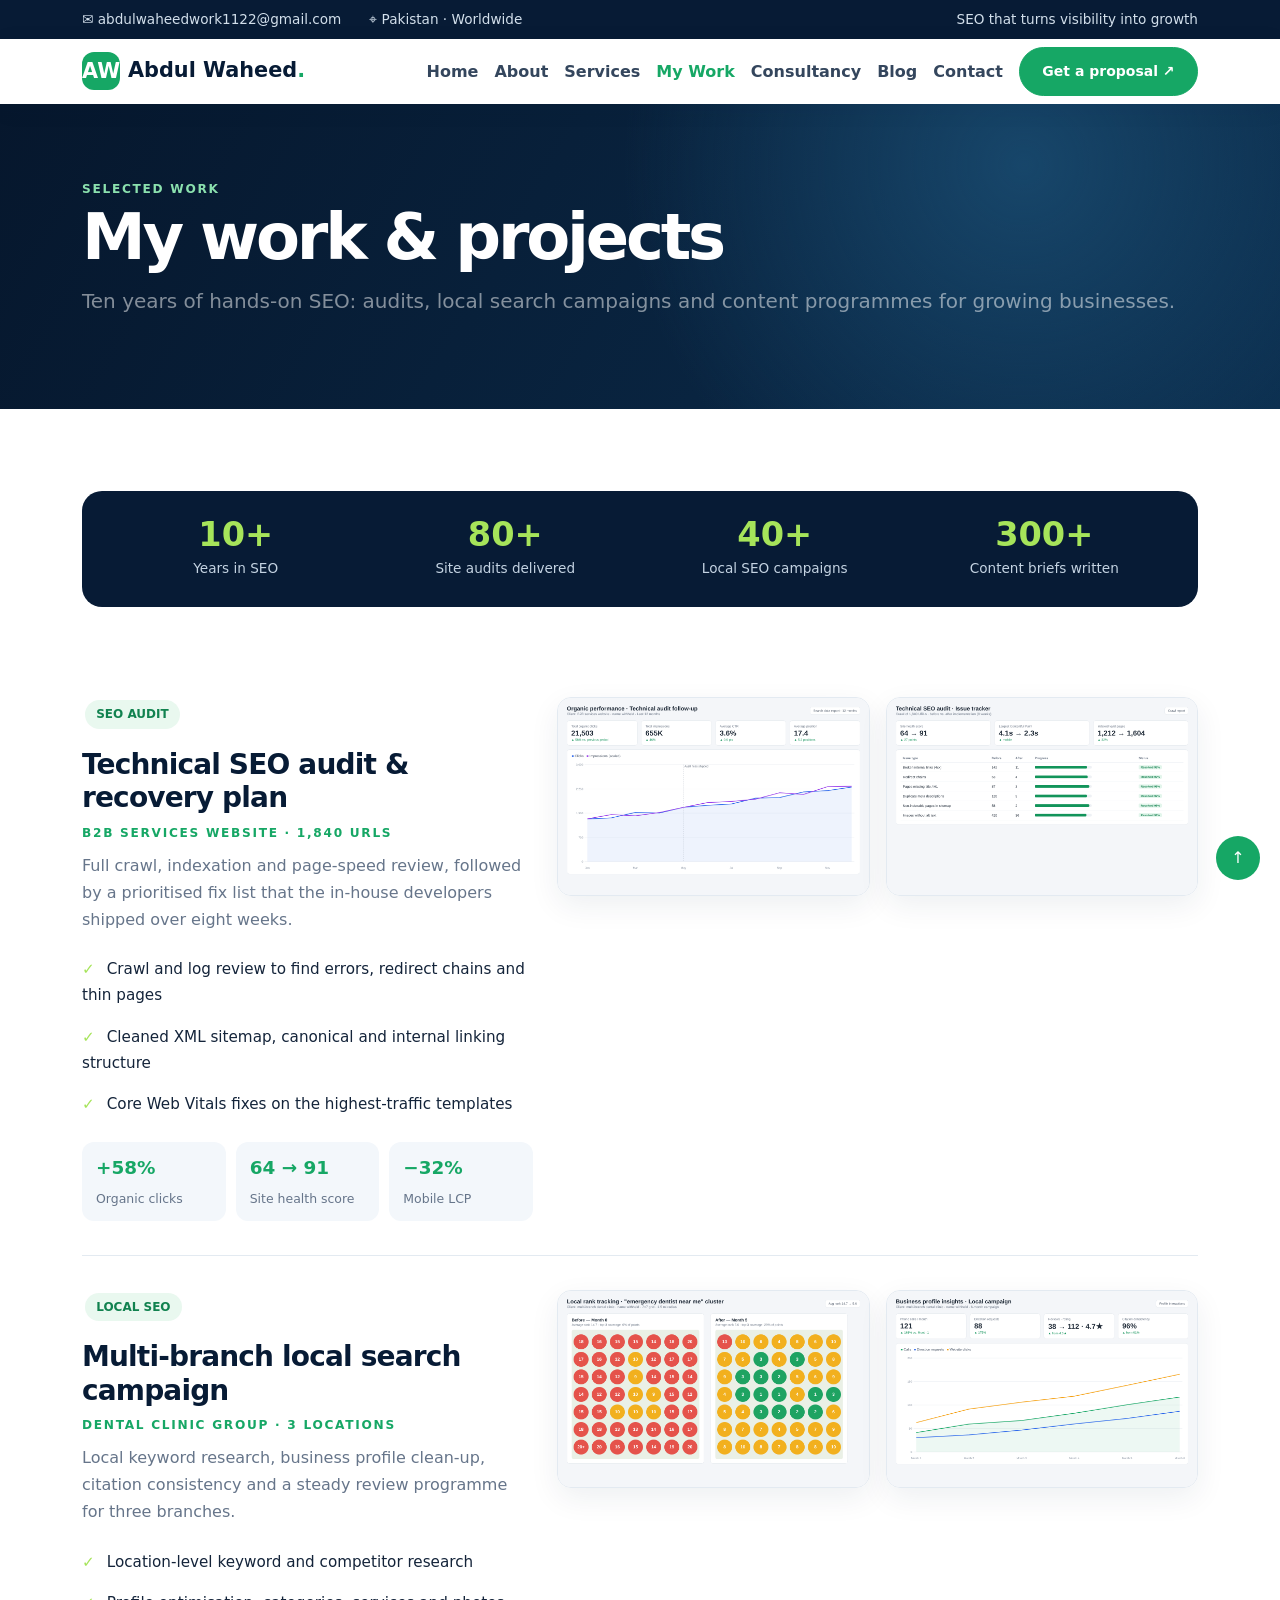
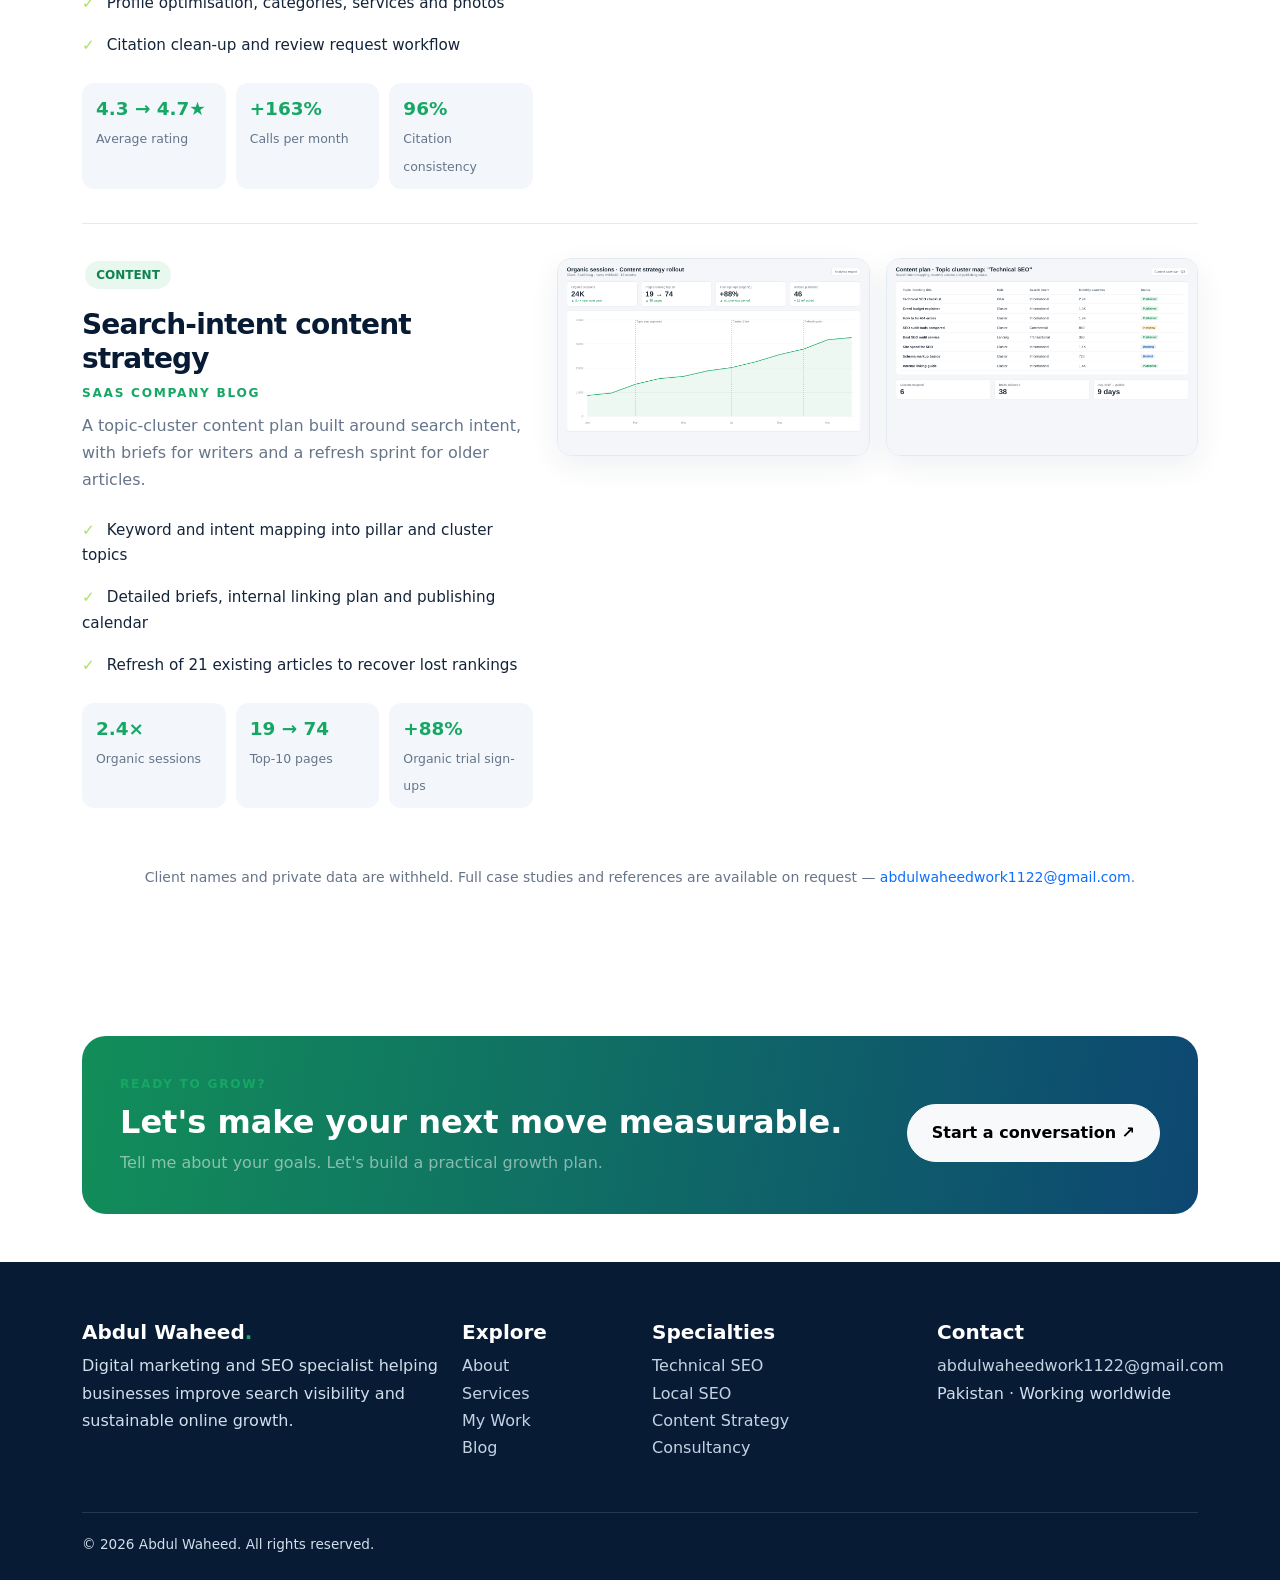
<file: portfolio.html>
<!doctype html><html lang="en"><head><meta charset="utf-8"><meta name="viewport" content="width=device-width, initial-scale=1"><meta name="description" content="Digital marketing and SEO services by Abdul Waheed."><meta name="theme-color" content="#071b35"><title>My Work | Abdul Waheed</title><link rel="icon" href="assets/images/favicon.svg"><link rel="stylesheet" href="css/bootstrap.min.css"><link rel="stylesheet" href="css/style.css"></head><body><div class="topbar py-2"><div class="container d-flex justify-content-between"><span>✉ abdulwaheedwork1122@gmail.com　　⌖ Pakistan · Worldwide</span><span>SEO that turns visibility into growth</span></div></div><nav class="navbar navbar-expand-lg sticky-top"><div class="container"><a class="navbar-brand" href="index.html"><span class="brand-mark">AW</span>Abdul Waheed<span class="brand-dot">.</span></a><button class="navbar-toggler" data-bs-toggle="collapse" data-bs-target="#nav" aria-label="Toggle navigation"><span class="navbar-toggler-icon"></span></button><div class="collapse navbar-collapse" id="nav"><ul class="navbar-nav ms-auto align-items-lg-center"><li><a class="nav-link" href="index.html">Home</a></li><li><a class="nav-link" href="about.html">About</a></li><li><a class="nav-link" href="services.html">Services</a></li><li><a class="nav-link" href="portfolio.html">My Work</a></li><li><a class="nav-link" href="consultancy.html">Consultancy</a></li><li><a class="nav-link" href="blog.html">Blog</a></li><li><a class="nav-link" href="contact.html">Contact</a></li><li class="ms-lg-2"><a class="btn btn-brand btn-sm" href="contact.html">Get a proposal ↗</a></li></ul></div></div></nav><header class="page-hero"><div class="container"><div class="eyebrow">Selected work</div><h1>My work &amp; projects</h1><p class="lead text-white-50">Ten years of hands-on SEO: audits, local search campaigns and content programmes for growing businesses.</p></div></header>
<section class="section"><div class="container">
<div class="exp-band"><div><b>10+</b><span>Years in SEO</span></div><div><b>80+</b><span>Site audits delivered</span></div><div><b>40+</b><span>Local SEO campaigns</span></div><div><b>300+</b><span>Content briefs written</span></div></div>
<article class="case-study"><div class="row g-4 align-items-start"><div class="col-lg-5"><span class="tag">SEO AUDIT</span><h2 class="h3 fw-bold mt-3 case-title">Technical SEO audit &amp; recovery plan</h2><p class="small-label mb-2">B2B services website · 1,840 URLs</p><p class="muted">Full crawl, indexation and page-speed review, followed by a prioritised fix list that the in-house developers shipped over eight weeks.</p><ul class="feature-list case-list"><li>Crawl and log review to find errors, redirect chains and thin pages</li><li>Cleaned XML sitemap, canonical and internal linking structure</li><li>Core Web Vitals fixes on the highest-traffic templates</li></ul><div class="res-row"><div class="res"><b>+58%</b><span>Organic clicks</span></div><div class="res"><b>64 → 91</b><span>Site health score</span></div><div class="res"><b>−32%</b><span>Mobile LCP</span></div></div></div><div class="col-lg-7"><div class="row g-3"><div class="col-12 col-md-6 col-lg-12 col-xl-6"><a href="assets/images/audit-performance.png" target="_blank" rel="noopener noreferrer" class="proof"><img src="assets/images/audit-performance.png" alt="Organic performance chart after technical SEO fixes" loading="lazy"></a></div><div class="col-12 col-md-6 col-lg-12 col-xl-6"><a href="assets/images/audit-issues.png" target="_blank" rel="noopener noreferrer" class="proof"><img src="assets/images/audit-issues.png" alt="Technical SEO issue tracker before and after" loading="lazy"></a></div></div></div></div></article><article class="case-study"><div class="row g-4 align-items-start"><div class="col-lg-5"><span class="tag">LOCAL SEO</span><h2 class="h3 fw-bold mt-3 case-title">Multi-branch local search campaign</h2><p class="small-label mb-2">Dental clinic group · 3 locations</p><p class="muted">Local keyword research, business profile clean-up, citation consistency and a steady review programme for three branches.</p><ul class="feature-list case-list"><li>Location-level keyword and competitor research</li><li>Profile optimisation, categories, services and photos</li><li>Citation clean-up and review request workflow</li></ul><div class="res-row"><div class="res"><b>4.3 → 4.7★</b><span>Average rating</span></div><div class="res"><b>+163%</b><span>Calls per month</span></div><div class="res"><b>96%</b><span>Citation consistency</span></div></div></div><div class="col-lg-7"><div class="row g-3"><div class="col-12 col-md-6 col-lg-12 col-xl-6"><a href="assets/images/local-grid.png" target="_blank" rel="noopener noreferrer" class="proof"><img src="assets/images/local-grid.png" alt="Local rank tracking grid before and after" loading="lazy"></a></div><div class="col-12 col-md-6 col-lg-12 col-xl-6"><a href="assets/images/local-insights.png" target="_blank" rel="noopener noreferrer" class="proof"><img src="assets/images/local-insights.png" alt="Business profile insights showing calls and direction requests" loading="lazy"></a></div></div></div></div></article><article class="case-study"><div class="row g-4 align-items-start"><div class="col-lg-5"><span class="tag">CONTENT</span><h2 class="h3 fw-bold mt-3 case-title">Search-intent content strategy</h2><p class="small-label mb-2">SaaS company blog</p><p class="muted">A topic-cluster content plan built around search intent, with briefs for writers and a refresh sprint for older articles.</p><ul class="feature-list case-list"><li>Keyword and intent mapping into pillar and cluster topics</li><li>Detailed briefs, internal linking plan and publishing calendar</li><li>Refresh of 21 existing articles to recover lost rankings</li></ul><div class="res-row"><div class="res"><b>2.4×</b><span>Organic sessions</span></div><div class="res"><b>19 → 74</b><span>Top-10 pages</span></div><div class="res"><b>+88%</b><span>Organic trial sign-ups</span></div></div></div><div class="col-lg-7"><div class="row g-3"><div class="col-12 col-md-6 col-lg-12 col-xl-6"><a href="assets/images/content-traffic.png" target="_blank" rel="noopener noreferrer" class="proof"><img src="assets/images/content-traffic.png" alt="Organic sessions growth after content strategy rollout" loading="lazy"></a></div><div class="col-12 col-md-6 col-lg-12 col-xl-6"><a href="assets/images/content-plan.png" target="_blank" rel="noopener noreferrer" class="proof"><img src="assets/images/content-plan.png" alt="Topic cluster content plan with search intent" loading="lazy"></a></div></div></div></div></article><p class="muted small text-center mt-4">Client names and private data are withheld. Full case studies and references are available on request — <a href="mailto:abdulwaheedwork1122@gmail.com">abdulwaheedwork1122@gmail.com</a>.</p></div></section>
<section class="container my-5"><div class="cta-strip d-md-flex align-items-center justify-content-between"><div><div class="eyebrow mb-2">Ready to grow?</div><h2 class="fw-bold">Let's make your next move measurable.</h2><p class="mb-0 text-white-50">Tell me about your goals. Let's build a practical growth plan.</p></div><a class="btn btn-light rounded-pill fw-bold px-4 py-3 mt-3" href="contact.html">Start a conversation ↗</a></div></section><footer class="footer"><div class="container"><div class="row g-4"><div class="col-lg-4"><h5>Abdul Waheed<span class="brand-dot">.</span></h5><p>Digital marketing and SEO specialist helping businesses improve search visibility and sustainable online growth.</p></div><div class="col-6 col-lg-2"><h5>Explore</h5><p><a href="about.html">About</a><br><a href="services.html">Services</a><br><a href="portfolio.html">My Work</a><br><a href="blog.html">Blog</a></p></div><div class="col-6 col-lg-3"><h5>Specialties</h5><p><a href="services.html">Technical SEO</a><br><a href="services.html">Local SEO</a><br><a href="services.html">Content Strategy</a><br><a href="consultancy.html">Consultancy</a></p></div><div class="col-lg-3"><h5>Contact</h5><a href="mailto:abdulwaheedwork1122@gmail.com">abdulwaheedwork1122@gmail.com</a><p>Pakistan · Working worldwide</p></div></div><div class="footer-bottom">© <span data-year></span> Abdul Waheed. All rights reserved.　 </div></div></footer><button class="back-top" onclick="window.scrollTo({top:0,behavior:'smooth'})" aria-label="Back to top">↑</button><script src="js/bootstrap.bundle.min.js"></script><script src="js/script.js"></script></body></html>
</file>
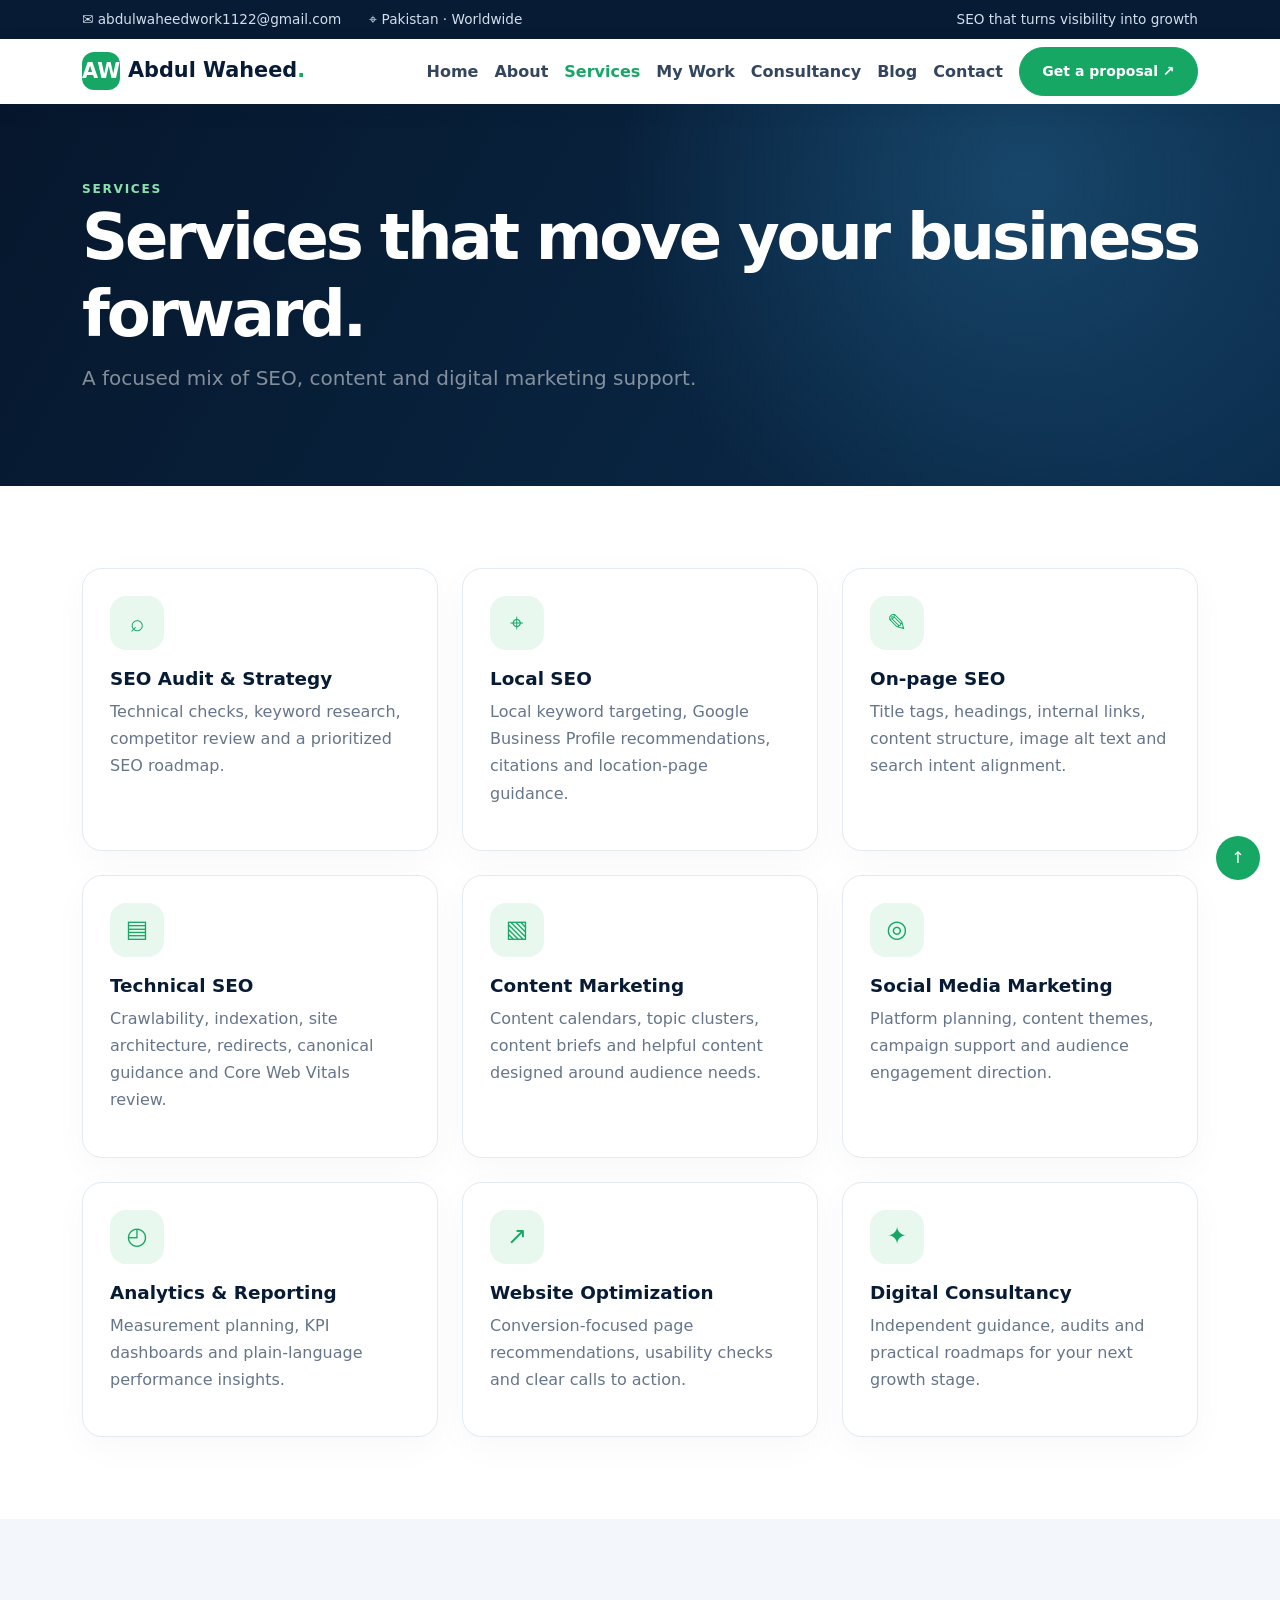
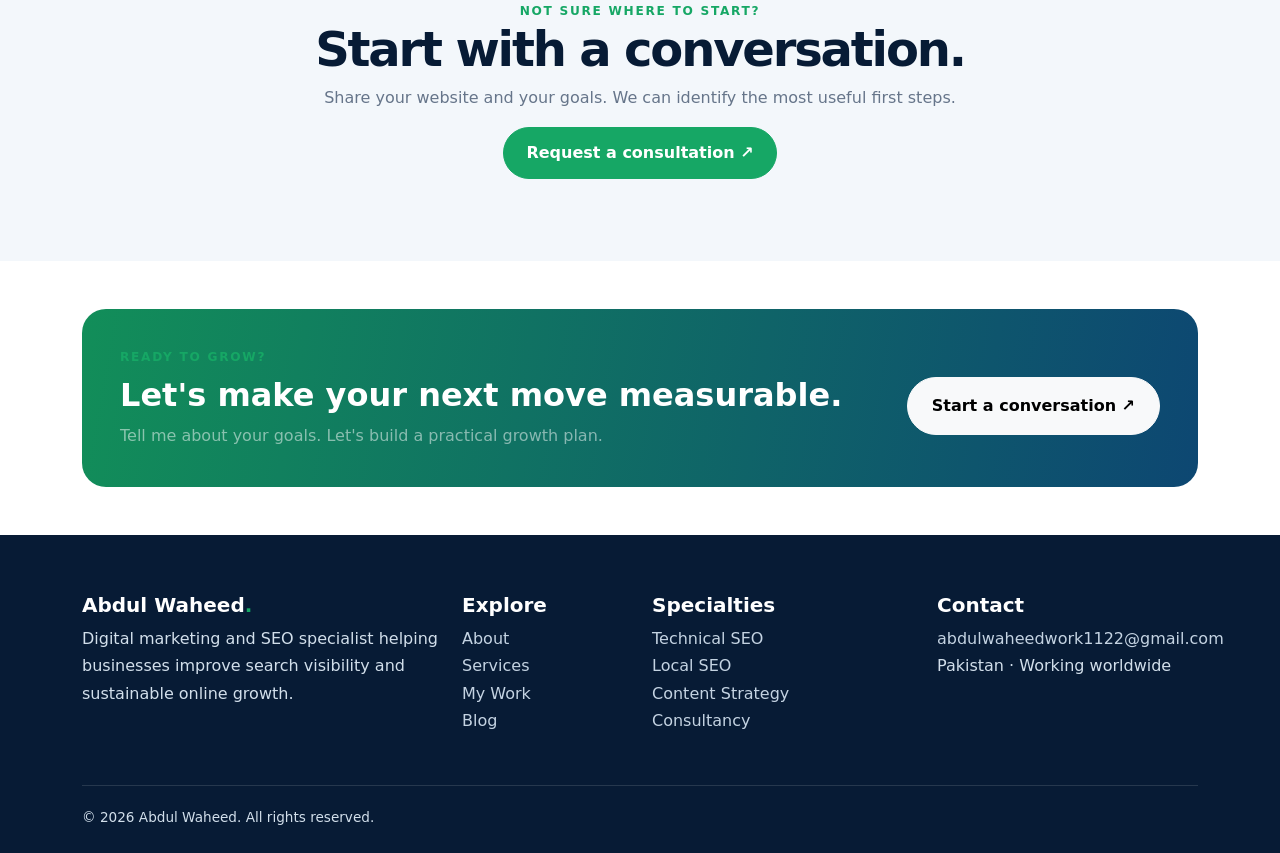
<file: services.html>
<!doctype html><html lang="en"><head><meta charset="utf-8"><meta name="viewport" content="width=device-width, initial-scale=1"><meta name="description" content="Digital marketing and SEO services by Abdul Waheed."><meta name="theme-color" content="#071b35"><title>Services | Abdul Waheed</title><link rel="icon" href="assets/images/favicon.svg"><link rel="stylesheet" href="css/bootstrap.min.css"><link rel="stylesheet" href="css/style.css"></head><body><div class="topbar py-2"><div class="container d-flex justify-content-between"><span>✉ abdulwaheedwork1122@gmail.com　　⌖ Pakistan · Worldwide</span><span>SEO that turns visibility into growth</span></div></div><nav class="navbar navbar-expand-lg sticky-top"><div class="container"><a class="navbar-brand" href="index.html"><span class="brand-mark">AW</span>Abdul Waheed<span class="brand-dot">.</span></a><button class="navbar-toggler" data-bs-toggle="collapse" data-bs-target="#nav" aria-label="Toggle navigation"><span class="navbar-toggler-icon"></span></button><div class="collapse navbar-collapse" id="nav"><ul class="navbar-nav ms-auto align-items-lg-center"><li><a class="nav-link" href="index.html">Home</a></li><li><a class="nav-link" href="about.html">About</a></li><li><a class="nav-link" href="services.html">Services</a></li><li><a class="nav-link" href="portfolio.html">My Work</a></li><li><a class="nav-link" href="consultancy.html">Consultancy</a></li><li><a class="nav-link" href="blog.html">Blog</a></li><li><a class="nav-link" href="contact.html">Contact</a></li><li class="ms-lg-2"><a class="btn btn-brand btn-sm" href="contact.html">Get a proposal ↗</a></li></ul></div></div></nav><header class="page-hero"><div class="container"><div class="eyebrow">Services</div><h1>Services that move your business forward.</h1><p class="lead text-white-50">A focused mix of SEO, content and digital marketing support.</p></div></header><section class="section"><div class="container"><div class="row g-4"><div class="col-md-6 col-lg-4"><article class="service-card"><div class="icon-box">⌕</div><h3>SEO Audit & Strategy</h3><p class="muted">Technical checks, keyword research, competitor review and a prioritized SEO roadmap.</p></article></div><div class="col-md-6 col-lg-4"><article class="service-card"><div class="icon-box">⌖</div><h3>Local SEO</h3><p class="muted">Local keyword targeting, Google Business Profile recommendations, citations and location-page guidance.</p></article></div><div class="col-md-6 col-lg-4"><article class="service-card"><div class="icon-box">✎</div><h3>On-page SEO</h3><p class="muted">Title tags, headings, internal links, content structure, image alt text and search intent alignment.</p></article></div><div class="col-md-6 col-lg-4"><article class="service-card"><div class="icon-box">▤</div><h3>Technical SEO</h3><p class="muted">Crawlability, indexation, site architecture, redirects, canonical guidance and Core Web Vitals review.</p></article></div><div class="col-md-6 col-lg-4"><article class="service-card"><div class="icon-box">▧</div><h3>Content Marketing</h3><p class="muted">Content calendars, topic clusters, content briefs and helpful content designed around audience needs.</p></article></div><div class="col-md-6 col-lg-4"><article class="service-card"><div class="icon-box">◎</div><h3>Social Media Marketing</h3><p class="muted">Platform planning, content themes, campaign support and audience engagement direction.</p></article></div><div class="col-md-6 col-lg-4"><article class="service-card"><div class="icon-box">◴</div><h3>Analytics & Reporting</h3><p class="muted">Measurement planning, KPI dashboards and plain-language performance insights.</p></article></div><div class="col-md-6 col-lg-4"><article class="service-card"><div class="icon-box">↗</div><h3>Website Optimization</h3><p class="muted">Conversion-focused page recommendations, usability checks and clear calls to action.</p></article></div><div class="col-md-6 col-lg-4"><article class="service-card"><div class="icon-box">✦</div><h3>Digital Consultancy</h3><p class="muted">Independent guidance, audits and practical roadmaps for your next growth stage.</p></article></div></div></div></section><section class="section section-soft text-center"><div class="container"><div class="section-kicker">Not sure where to start?</div><h2 class="section-title">Start with a conversation.</h2><p class="muted">Share your website and your goals. We can identify the most useful first steps.</p><a href="contact.html" class="btn btn-brand">Request a consultation ↗</a></div></section><section class="container my-5"><div class="cta-strip d-md-flex align-items-center justify-content-between"><div><div class="eyebrow mb-2">Ready to grow?</div><h2 class="fw-bold">Let's make your next move measurable.</h2><p class="mb-0 text-white-50">Tell me about your goals. Let's build a practical growth plan.</p></div><a class="btn btn-light rounded-pill fw-bold px-4 py-3 mt-3" href="contact.html">Start a conversation ↗</a></div></section><footer class="footer"><div class="container"><div class="row g-4"><div class="col-lg-4"><h5>Abdul Waheed<span class="brand-dot">.</span></h5><p>Digital marketing and SEO specialist helping businesses improve search visibility and sustainable online growth.</p></div><div class="col-6 col-lg-2"><h5>Explore</h5><p><a href="about.html">About</a><br><a href="services.html">Services</a><br><a href="portfolio.html">My Work</a><br><a href="blog.html">Blog</a></p></div><div class="col-6 col-lg-3"><h5>Specialties</h5><p><a href="services.html">Technical SEO</a><br><a href="services.html">Local SEO</a><br><a href="services.html">Content Strategy</a><br><a href="consultancy.html">Consultancy</a></p></div><div class="col-lg-3"><h5>Contact</h5><a href="mailto:abdulwaheedwork1122@gmail.com">abdulwaheedwork1122@gmail.com</a><p>Pakistan · Working worldwide</p></div></div><div class="footer-bottom">© <span data-year></span> Abdul Waheed. All rights reserved.　 </div></div></footer><button class="back-top" onclick="window.scrollTo({top:0,behavior:'smooth'})" aria-label="Back to top">↑</button><script src="js/bootstrap.bundle.min.js"></script><script src="js/script.js"></script></body></html>
</file>
<file: css/style.css>
:root{--navy:#071b35;--green:#16a765;--lime:#a6e45a;--muted:#66758a;--soft:#f3f7fb}
body{font-family:Inter,system-ui,sans-serif;color:#14243a;line-height:1.7}a{text-decoration:none}
.topbar,.footer{background:var(--navy);color:#d2dfeb}.topbar{font-size:.85rem}
.navbar{background:#fff;box-shadow:0 5px 24px #071b3510}.navbar-brand{font-weight:850;color:var(--navy)!important;font-size:1.3rem}.brand-mark{display:inline-grid;place-items:center;background:var(--green);color:white;border-radius:12px;width:38px;height:38px;margin-right:8px}.brand-dot{color:var(--green)}
.nav-link{font-weight:650;color:#34465d!important}.nav-link:hover,.nav-link.active{color:var(--green)!important}
.btn-brand{background:var(--green);border-color:var(--green);color:white;font-weight:750;border-radius:999px;padding:.8rem 1.4rem}.btn-brand:hover{background:#108651;color:white}
.hero,.page-hero{background:radial-gradient(circle at 80% 20%,#17466a,transparent 38%),linear-gradient(120deg,#06172d,#0b2d4d);color:white}.hero{overflow:hidden}.hero h1{font-size:clamp(2.8rem,6vw,5.2rem);line-height:1.04;letter-spacing:-.06em;font-weight:850}.hero h1 span{color:var(--lime)}.hero-copy{color:#d0deeb;font-size:1.12rem;max-width:590px}.eyebrow,.section-kicker,.small-label{color:var(--green);font-weight:800;letter-spacing:.14em;text-transform:uppercase;font-size:.76rem}.hero .eyebrow,.page-hero .eyebrow{color:#8be1ae}
.page-hero{padding:75px 0}.page-hero h1{font-weight:850;letter-spacing:-.05em;font-size:clamp(2.4rem,5vw,4rem)}
.section{padding:82px 0}.section-soft{background:var(--soft)}.section-title{font-weight:850;letter-spacing:-.045em;color:var(--navy);font-size:clamp(2rem,4vw,3rem);line-height:1.13}.section-lead,.muted{color:var(--muted)}
.service-card,.work-card,.info-card{height:100%;border:1px solid #e3eaf1;border-radius:20px;background:#fff;padding:27px;box-shadow:0 10px 35px #0b2d4d08;transition:.25s}.service-card:hover,.work-card:hover,.info-card:hover{transform:translateY(-5px);box-shadow:0 20px 45px #0b2d4d14}
.icon-box{width:54px;height:54px;border-radius:16px;background:#e8f8ef;color:var(--green);display:grid;place-items:center;font-size:1.5rem;margin-bottom:18px}.service-card h3,.work-card h3{font-size:1.15rem;font-weight:800;color:var(--navy)}
.contact-panel,.stat-band{background:var(--navy);color:white;border-radius:24px;padding:32px}.feature-list{list-style:none;padding:0}.feature-list li{padding:.5rem 0}.feature-list li:before{content:"✓";color:var(--lime);font-weight:900;margin-right:12px}
.process-number{font-size:2rem;font-weight:900;color:var(--green)}.cta-strip{background:linear-gradient(100deg,#128e59,#0d4772);color:white;border-radius:24px;padding:38px}
.footer{padding:58px 0 24px}.footer h5{color:white;font-weight:800}.footer a{color:#c4d3e2}.footer a:hover{color:var(--lime)}.footer-bottom{border-top:1px solid #ffffff20;margin-top:35px;padding-top:20px;font-size:.85rem}
.project-visual,.article-art{height:180px;border-radius:15px;background:linear-gradient(135deg,#09233f,#145b64);display:grid;place-items:center;color:#a6e45a;font-size:3rem}
.tag{display:inline-block;border-radius:999px;padding:.25rem .7rem;background:#e9f8ef;color:#11824f;font-size:.75rem;font-weight:750;margin:3px}
.form-control,.form-select{border-radius:12px;padding:.85rem 1rem;border-color:#dce5ed}.form-control:focus,.form-select:focus{border-color:var(--green);box-shadow:0 0 0 .2rem #16a76520}
.back-top{position:fixed;bottom:20px;right:20px;border:0;border-radius:50%;width:44px;height:44px;background:var(--green);color:white;z-index:10}
@media(max-width:767px){.section{padding:58px 0}.hero{padding:60px 0}}

.exp-band{display:grid;grid-template-columns:repeat(4,1fr);gap:14px;background:var(--navy);border-radius:20px;padding:26px;margin-bottom:56px;color:#fff;text-align:center}.exp-band b{display:block;font-size:2.1rem;color:var(--lime);font-weight:850;line-height:1.1}.exp-band span{font-size:.85rem;color:#c4d3e2}
.case-study{padding:34px 0;border-bottom:1px solid #e3eaf1}.case-study:last-of-type{border-bottom:0}.case-title{color:var(--navy);letter-spacing:-.03em}.case-list{font-size:.95rem;margin-top:12px}
.res-row{display:flex;gap:10px;flex-wrap:wrap;margin-top:14px}.res{background:var(--soft);border-radius:12px;padding:10px 14px;flex:1;min-width:110px}.res b{display:block;color:var(--green);font-size:1.15rem}.res span{font-size:.78rem;color:var(--muted)}
.proof{display:block;color:inherit}.proof img{width:100%;border-radius:14px;border:1px solid #e3eaf1;box-shadow:0 10px 30px #0b2d4d12;transition:.25s}.proof:hover img{transform:translateY(-3px);box-shadow:0 18px 40px #0b2d4d22}.proof small{display:block;color:#8a94a3;font-size:.72rem;margin-top:6px}
.blog-card{display:flex;flex-direction:column}.blog-img img{width:100%;border-radius:15px;display:block;aspect-ratio:2/1;object-fit:cover}.blog-title{color:var(--navy)}.blog-title:hover{color:var(--green)}.read-more{font-weight:750;color:var(--green);font-size:.9rem}.read-more:hover{color:#108651}
@media(max-width:767px){.exp-band{grid-template-columns:repeat(2,1fr)}}
</file>
